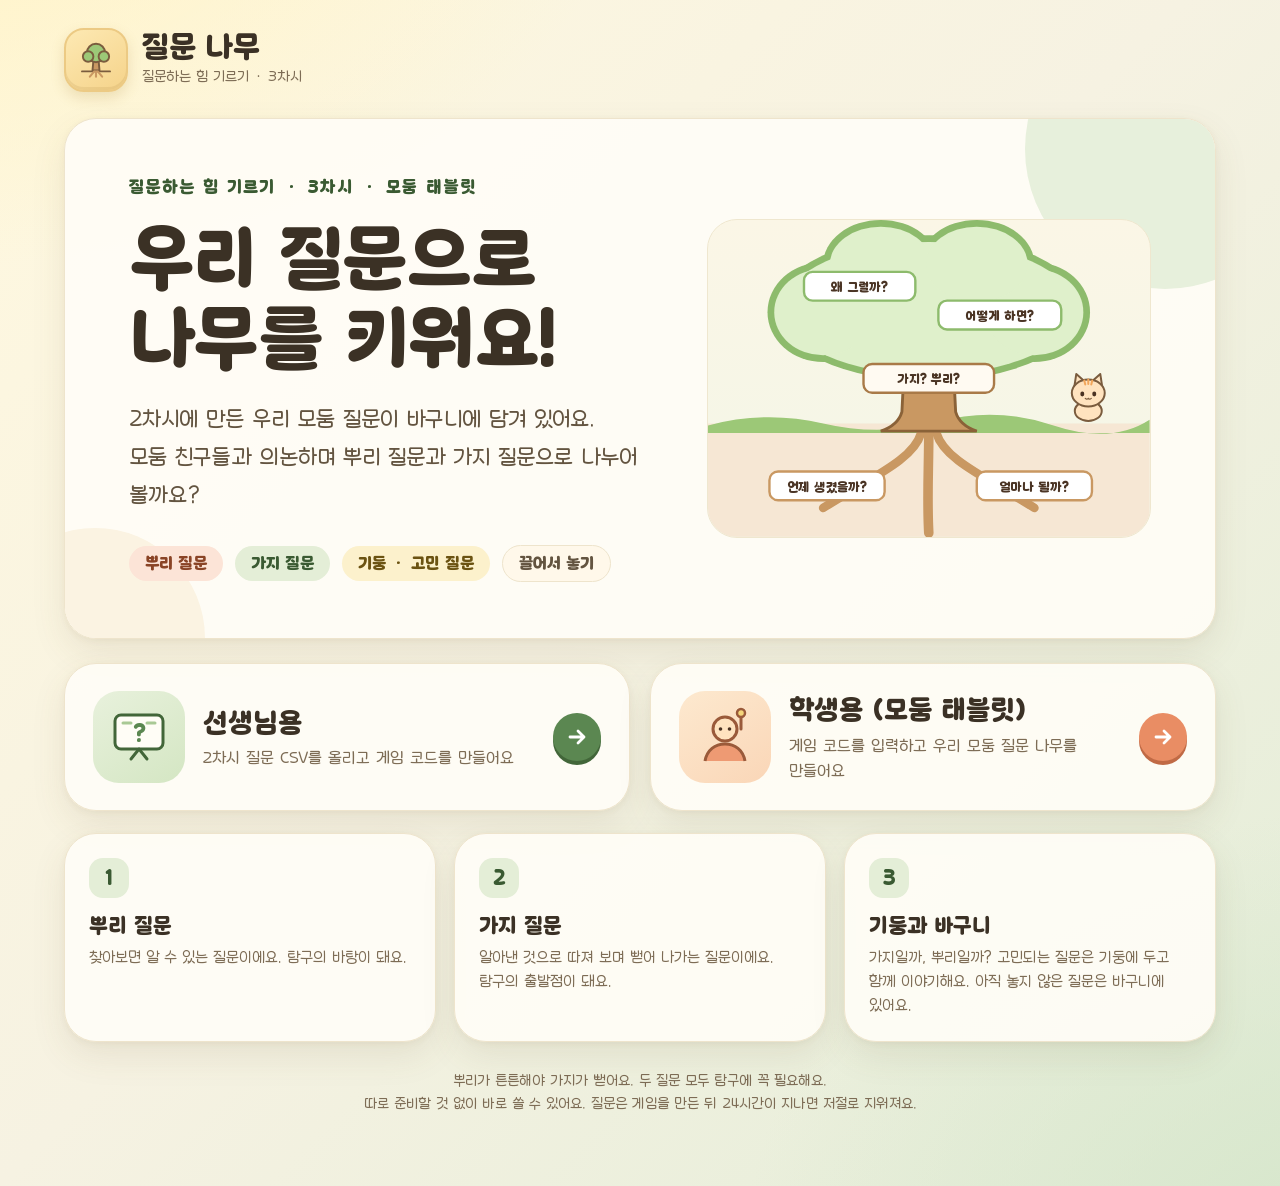
<file: index.html>
<!doctype html>
<html lang="ko">
<head>
  <meta charset="utf-8">
  <meta name="viewport" content="width=device-width, initial-scale=1, viewport-fit=cover">
  <title>질문 나무</title>
  <meta name="description" content="2차시에 만든 질문을 뿌리 질문과 가지 질문으로 나누어 모둠 질문 나무를 만드는 3차시 활동">
  <link rel="icon" href="assets/favicon.svg" type="image/svg+xml">
  <link rel="preload" href="assets/fonts/dunggeunmiso-b.woff2" as="font" type="font/woff2" crossorigin>
  <link rel="stylesheet" href="css/app.css">
</head>
<body>
  <main class="page">
    <header class="topbar">
      <div id="brand"></div>
      <div class="spacer"></div>
    </header>

    <section class="card pad-lg" aria-labelledby="hero-title">
      <span class="deco green" style="width:280px;height:280px;right:-90px;top:-110px"></span>
      <span class="deco cream" style="width:220px;height:220px;left:-80px;bottom:-110px"></span>
      <div class="hero">
        <div>
          <div class="eyebrow">질문하는 힘 기르기 · 3차시 · 모둠 태블릿</div>
          <h1 class="display" id="hero-title">우리 질문으로<br>나무를 키워요!</h1>
          <p class="lead">2차시에 만든 우리 모둠 질문이 바구니에 담겨 있어요.<br>모둠 친구들과 의논하며 뿌리 질문과 가지 질문으로 나누어 볼까요?</p>
          <div class="row">
            <span class="chip apricot">뿌리 질문</span>
            <span class="chip">가지 질문</span>
            <span class="chip butter">기둥 · 고민 질문</span>
            <span class="chip cream">끌어서 놓기</span>
          </div>
        </div>
        <div class="hero-art" id="hero-art"></div>
      </div>
    </section>

    <section class="choices" aria-label="사용자 고르기">
      <a class="choice teacher" href="teacher.html">
        <span class="art" id="art-teacher"></span>
        <span>
          <span class="t">선생님용</span>
          <span class="d" style="display:block">2차시 질문 CSV를 올리고 게임 코드를 만들어요</span>
        </span>
        <span class="go" id="go-1"></span>
      </a>
      <a class="choice student" href="student.html">
        <span class="art" id="art-student"></span>
        <span>
          <span class="t">학생용 (모둠 태블릿)</span>
          <span class="d" style="display:block">게임 코드를 입력하고 우리 모둠 질문 나무를 만들어요</span>
        </span>
        <span class="go" id="go-2"></span>
      </a>
    </section>

    <section class="steps" aria-label="활동 방법">
      <div class="card step">
        <div class="num">1</div>
        <div class="t">뿌리 질문</div>
        <div class="d">찾아보면 알 수 있는 질문이에요. 탐구의 바탕이 돼요.</div>
      </div>
      <div class="card step">
        <div class="num">2</div>
        <div class="t">가지 질문</div>
        <div class="d">알아낸 것으로 따져 보며 뻗어 나가는 질문이에요. 탐구의 출발점이 돼요.</div>
      </div>
      <div class="card step">
        <div class="num">3</div>
        <div class="t">기둥과 바구니</div>
        <div class="d">가지일까, 뿌리일까? 고민되는 질문은 기둥에 두고 함께 이야기해요. 아직 놓지 않은 질문은 바구니에 있어요.</div>
      </div>
    </section>

    <p class="foot">뿌리가 튼튼해야 가지가 뻗어요. 두 질문 모두 탐구에 꼭 필요해요.<br>따로 준비할 것 없이 바로 쓸 수 있어요. 질문은 게임을 만든 뒤 24시간이 지나면 저절로 지워져요.</p>
  </main>

  <script type="module">
    import { brandHtml, heroTreeArt, teacherArt, studentArt, ICON } from './js/ui.js';
    document.getElementById('brand').innerHTML = brandHtml();
    document.getElementById('hero-art').innerHTML = '<div class="art-frame">' + heroTreeArt() + '</div>';
    document.getElementById('art-teacher').innerHTML = teacherArt();
    document.getElementById('art-student').innerHTML = studentArt();
    document.getElementById('go-1').innerHTML = ICON.arrow;
    document.getElementById('go-2').innerHTML = ICON.arrow;
  </script>
</body>
</html>
</file>
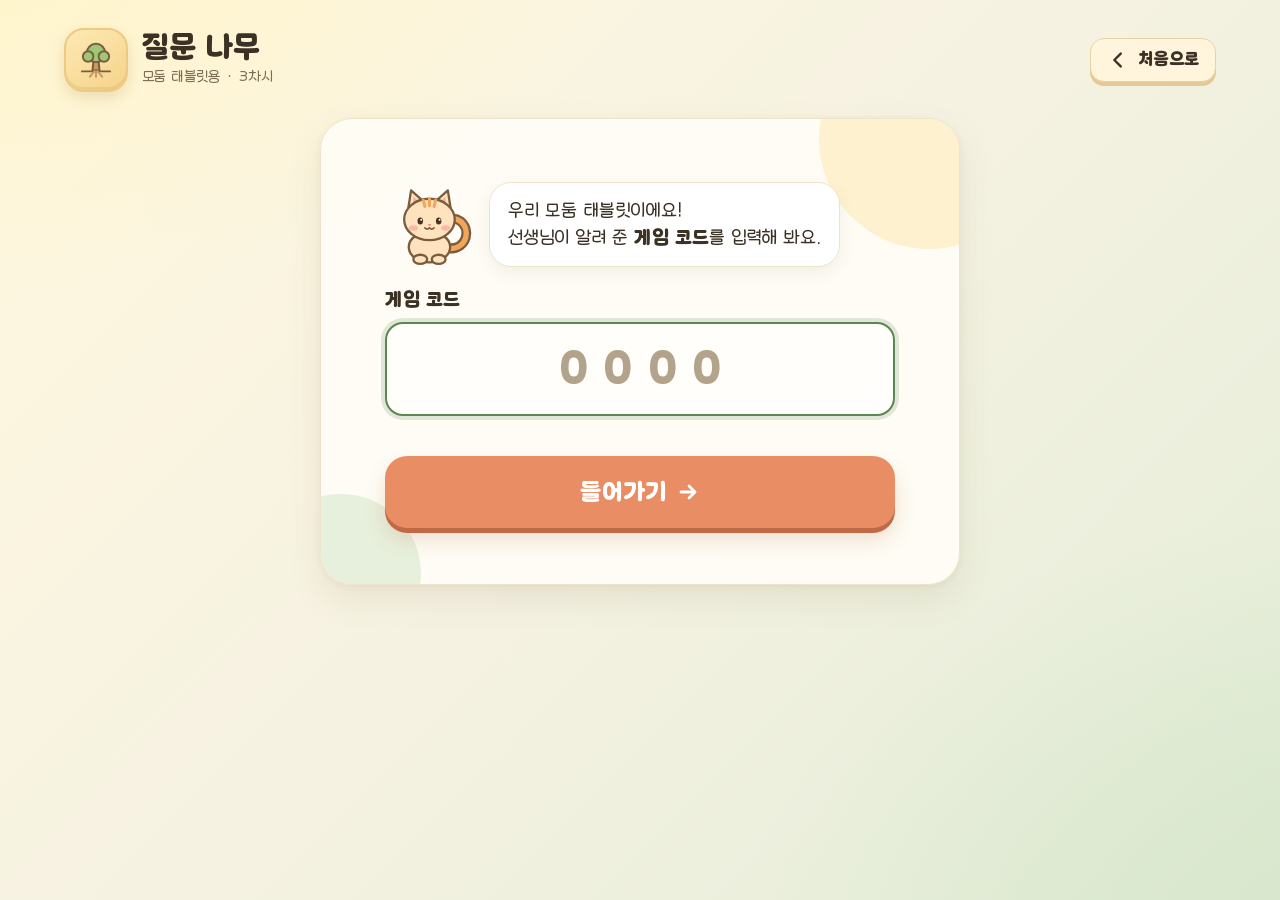
<file: student.html>
<!doctype html>
<html lang="ko">
<head>
  <meta charset="utf-8">
  <meta name="viewport" content="width=device-width, initial-scale=1, viewport-fit=cover">
  <title>학생 · 질문 나무</title>
  <link rel="icon" href="assets/favicon.svg" type="image/svg+xml">
  <link rel="preload" href="assets/fonts/dunggeunmiso-b.woff2" as="font" type="font/woff2" crossorigin>
  <link rel="stylesheet" href="css/app.css">
</head>
<body>
  <main class="page" id="app">
    <div class="empty-state">불러오는 중이에요…</div>
  </main>
  <script type="module" src="js/student.js"></script>
</body>
</html>
</file>
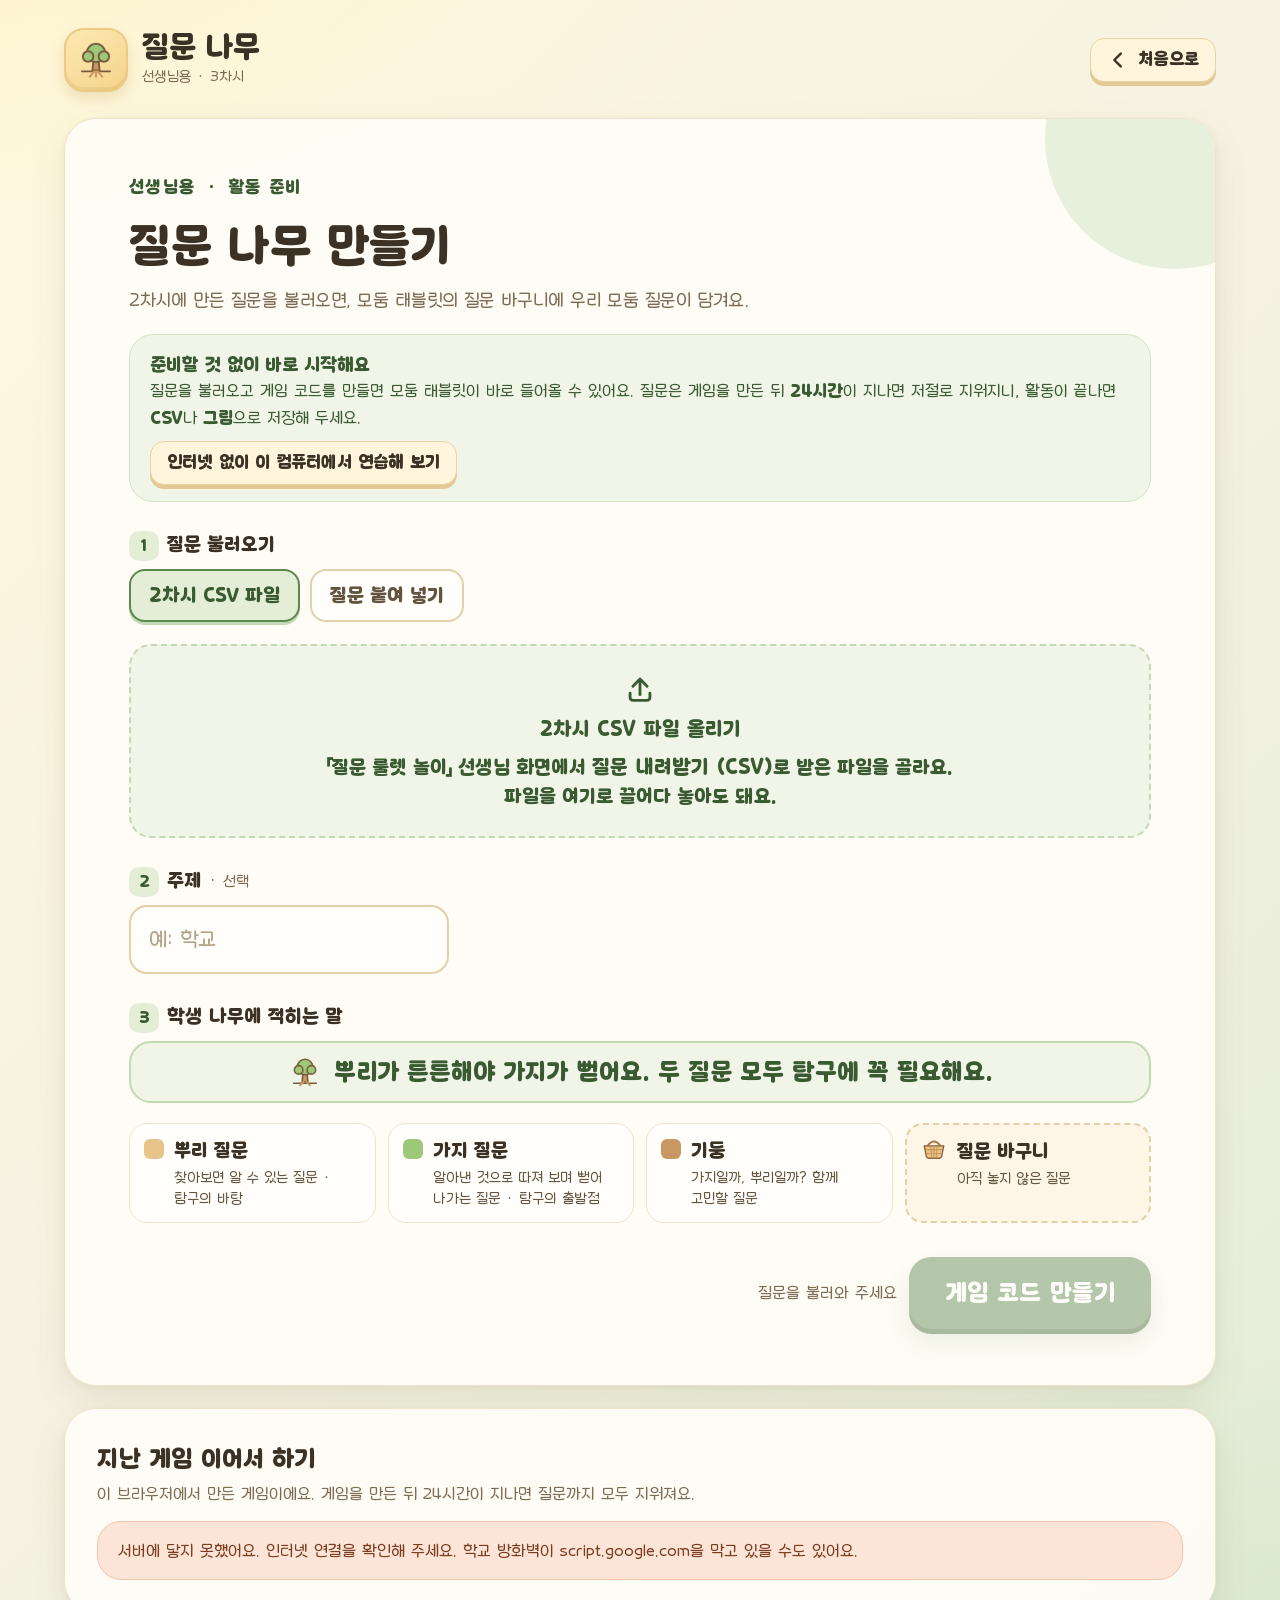
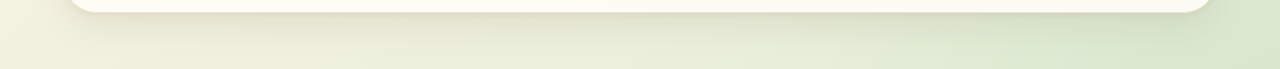
<file: teacher.html>
<!doctype html>
<html lang="ko">
<head>
  <meta charset="utf-8">
  <meta name="viewport" content="width=device-width, initial-scale=1, viewport-fit=cover">
  <title>선생님 · 질문 나무</title>
  <link rel="icon" href="assets/favicon.svg" type="image/svg+xml">
  <link rel="preload" href="assets/fonts/dunggeunmiso-b.woff2" as="font" type="font/woff2" crossorigin>
  <link rel="stylesheet" href="css/app.css">
</head>
<body>
  <main class="page" id="app">
    <div class="empty-state">불러오는 중이에요…</div>
  </main>
  <script type="module" src="js/teacher.js"></script>
</body>
</html>
</file>
<file: css/app.css>
/* 질문 기차 게임 · 공통 스타일
   색과 모양은 아래 :root 변수에서 한꺼번에 바꿀 수 있다.
   화면 기준: 노트북(1280~1920px)과 태블릿(가로 1024~1366px, 세로 768~834px). 휴대폰은 고려하지 않는다. */

@font-face {
  font-family: 'Dunggeunmiso';
  src: url('../assets/fonts/dunggeunmiso-r.woff2') format('woff2');
  font-weight: 400;
  font-display: swap;
}
@font-face {
  font-family: 'Dunggeunmiso';
  src: url('../assets/fonts/dunggeunmiso-b.woff2') format('woff2');
  font-weight: 700;
  font-display: swap;
}

:root {
  --font: 'Dunggeunmiso', 'Apple SD Gothic Neo', 'Malgun Gothic', 'Noto Sans KR', sans-serif;

  --bg-1: #fff8df;
  --bg-2: #f6f2e2;
  --bg-3: #e3edd8;

  --paper: #fffdf7;
  --paper-2: #fff8ea;
  --paper-glass: rgba(255, 253, 247, 0.92);
  --line: #eee4cc;
  --line-strong: #e1d0a9;

  --ink: #3b3125;
  --ink-2: #635440;
  --ink-3: #7d6c55;

  --green: #5b8751;
  --green-dark: #426639;
  --green-soft: #e4eed7;
  --green-softer: #f0f5e8;
  --green-ink: #3a5a32;

  --wood: #e8c48a;
  --wood-dark: #c79856;
  --cream-btn: #fff5dc;
  --cream-btn-line: #e8d4a2;
  --cream-btn-shadow: #e2c995;

  --apricot: #e98d64;
  --apricot-dark: #c06a45;
  --apricot-soft: #fce4d7;
  --butter: #f4d57a;
  --butter-soft: #fcf1cc;
  --danger: #b84a3a;
  --danger-soft: #fbe3dd;

  --rail: #c7a676;
  --rail-dark: #a98656;

  --r-xl: 32px;
  --r-lg: 24px;
  --r-md: 18px;
  --r-sm: 12px;

  --shadow-card: 0 14px 34px rgba(112, 90, 48, 0.1), 0 2px 6px rgba(112, 90, 48, 0.06);
  --shadow-soft: 0 6px 16px rgba(112, 90, 48, 0.08);
}

* {
  box-sizing: border-box;
}

html,
body {
  margin: 0;
  padding: 0;
}

html {
  min-height: 100%;
  background-color: var(--bg-2);
  background-image:
    radial-gradient(1100px 620px at -5% -10%, #fff3c6 0%, rgba(255, 243, 198, 0) 62%),
    radial-gradient(1000px 720px at 105% 105%, #d6e6cb 0%, rgba(214, 230, 203, 0) 60%),
    linear-gradient(135deg, var(--bg-1) 0%, var(--bg-2) 48%, var(--bg-3) 100%);
  background-repeat: no-repeat;
  background-size: 100% 100%;
}

body {
  font-family: var(--font);
  color: var(--ink);
  min-height: 100vh;
  background: transparent;
  -webkit-font-smoothing: antialiased;
  line-height: 1.5;
  word-break: keep-all;
  overflow-wrap: break-word;
}

img {
  max-width: 100%;
  display: block;
}

button,
input,
select,
textarea {
  font: inherit;
  color: inherit;
}

a {
  color: var(--green-ink);
}

.sr-only {
  position: absolute !important;
  width: 1px;
  height: 1px;
  overflow: hidden;
  clip: rect(0 0 0 0);
  white-space: nowrap;
}

/* ── 레이아웃 ─────────────────────────────── */

.page {
  max-width: 1200px;
  margin: 0 auto;
  padding: 28px 24px 56px;
}

.page.wide {
  max-width: 1600px;
}

.stack {
  display: flex;
  flex-direction: column;
  gap: 16px;
}

.row {
  display: flex;
  align-items: center;
  gap: 12px;
  flex-wrap: wrap;
}

.spacer {
  flex: 1;
}

.hidden {
  display: none !important;
}

/* ── 머리말(브랜드) ─────────────────────────── */

.topbar {
  display: flex;
  align-items: center;
  gap: 16px;
  margin-bottom: 26px;
  flex-wrap: wrap;
}

.brand {
  display: flex;
  align-items: center;
  gap: 14px;
  text-decoration: none;
  color: inherit;
}

.brand-tile {
  width: 64px;
  height: 64px;
  border-radius: 20px;
  background: linear-gradient(145deg, #fde9b3, #f5d38a);
  border: 2px solid #ecca84;
  box-shadow: inset 0 -3px 0 rgba(150, 110, 40, 0.12), 0 6px 14px rgba(170, 130, 50, 0.2);
  display: flex;
  align-items: center;
  justify-content: center;
  flex-shrink: 0;
}

.brand-name {
  font-size: 30px;
  font-weight: 700;
  line-height: 1.1;
  letter-spacing: -0.01em;
}

.brand-sub {
  font-size: 15px;
  color: var(--ink-3);
}

/* ── 카드 ─────────────────────────────────── */

.card {
  background: var(--paper-glass);
  border: 1px solid var(--line);
  border-radius: var(--r-xl);
  box-shadow: var(--shadow-card);
  position: relative;
  overflow: hidden;
}

.card.pad {
  padding: 32px;
}

.card.pad-lg {
  padding: 56px 64px;
}

.card .deco {
  position: absolute;
  border-radius: 50%;
  pointer-events: none;
  z-index: 0;
}

.card > *:not(.deco) {
  position: relative;
  z-index: 1;
}

.deco.green {
  background: #e7f0dc;
}

.deco.cream {
  background: #fbf3e2;
}

.deco.butter {
  background: #fdf1cf;
}

.section-title {
  font-size: 24px;
  font-weight: 700;
  margin: 0 0 4px;
}

.section-desc {
  color: var(--ink-3);
  margin: 0;
  font-size: 17px;
}

.eyebrow {
  color: var(--green-ink);
  font-weight: 700;
  font-size: 17px;
  letter-spacing: 0.08em;
}

.display {
  font-size: clamp(40px, 5.6vw, 76px);
  line-height: 1.12;
  font-weight: 700;
  margin: 18px 0 22px;
  letter-spacing: -0.01em;
}

.lead {
  font-size: clamp(18px, 2vw, 23px);
  color: var(--ink-2);
  margin: 0 0 30px;
  line-height: 1.65;
}

/* ── 버튼 ─────────────────────────────────── */

.btn {
  border: 0;
  border-radius: var(--r-md);
  padding: 15px 28px;
  min-height: 56px;
  font-size: 20px;
  font-weight: 700;
  display: inline-flex;
  align-items: center;
  justify-content: center;
  gap: 10px;
  cursor: pointer;
  text-decoration: none;
  transition: transform 0.08s ease, box-shadow 0.08s ease, background 0.15s ease, opacity 0.15s;
  user-select: none;
  -webkit-tap-highlight-color: transparent;
  white-space: nowrap;
}

.btn:focus-visible,
.seg button:focus-visible,
.photo-opt:focus-visible,
.choice:focus-visible,
.group-pick:focus-visible {
  outline: 4px solid rgba(91, 135, 81, 0.45);
  outline-offset: 3px;
}

.btn-primary {
  background: var(--green);
  color: #fff;
  box-shadow: 0 5px 0 var(--green-dark), 0 12px 20px rgba(66, 102, 57, 0.2);
}

.btn-primary:hover {
  background: #54804a;
}

.btn-primary:active {
  transform: translateY(4px);
  box-shadow: 0 1px 0 var(--green-dark), 0 4px 10px rgba(66, 102, 57, 0.2);
}

.btn-apricot {
  background: var(--apricot);
  color: #fff;
  box-shadow: 0 5px 0 var(--apricot-dark), 0 12px 20px rgba(192, 106, 69, 0.2);
}

.btn-apricot:active {
  transform: translateY(4px);
  box-shadow: 0 1px 0 var(--apricot-dark);
}

.btn-cream {
  background: var(--cream-btn);
  color: var(--ink);
  border: 1.5px solid var(--cream-btn-line);
  box-shadow: 0 4px 0 var(--cream-btn-shadow);
}

.btn-cream:hover {
  background: #fff1cf;
}

.btn-cream:active {
  transform: translateY(3px);
  box-shadow: 0 1px 0 var(--cream-btn-shadow);
}

.btn-ghost {
  background: transparent;
  color: var(--ink-2);
  min-height: 44px;
  padding: 8px 14px;
}

.btn-ghost:hover {
  background: rgba(255, 255, 255, 0.6);
}

.btn-danger {
  background: #fff;
  color: var(--danger);
  border: 1.5px solid #ecc2b8;
  box-shadow: 0 4px 0 #e8b5aa;
}

.btn-lg {
  min-height: 68px;
  font-size: 24px;
  padding: 18px 36px;
  border-radius: 22px;
}

.btn-sm {
  min-height: 44px;
  font-size: 17px;
  padding: 8px 16px;
  border-radius: 14px;
}

.btn[disabled],
.btn.disabled {
  opacity: 0.45;
  cursor: not-allowed;
  transform: none !important;
}

.btn-icon {
  width: 52px;
  height: 52px;
  min-height: 0;
  padding: 0;
  border-radius: 16px;
}

/* ── 칩 · 배지 ─────────────────────────────── */

.chip {
  display: inline-flex;
  align-items: center;
  gap: 8px;
  padding: 8px 16px;
  border-radius: 999px;
  background: var(--green-soft);
  color: var(--green-ink);
  font-weight: 700;
  font-size: 16px;
  line-height: 1.2;
}

.chip.cream {
  background: var(--paper-2);
  color: var(--ink-2);
  border: 1px solid var(--line);
}

.chip.butter {
  background: var(--butter-soft);
  color: #6b5312;
}

.chip.apricot {
  background: var(--apricot-soft);
  color: #8a4426;
}

.badge {
  display: inline-flex;
  align-items: center;
  justify-content: center;
  min-width: 34px;
  height: 34px;
  padding: 0 10px;
  border-radius: 999px;
  font-weight: 700;
  font-size: 17px;
}

.dot {
  width: 10px;
  height: 10px;
  border-radius: 50%;
  background: #8fbf73;
  display: inline-block;
  flex-shrink: 0;
}

.dot.off {
  background: #cdbfa6;
}

/* ── 입력 ─────────────────────────────────── */

.field {
  display: flex;
  flex-direction: column;
  gap: 8px;
}

.field > label,
.field-label {
  font-weight: 700;
  font-size: 19px;
}

.field .hint {
  font-size: 15px;
  color: var(--ink-3);
}

.input {
  width: 100%;
  font-size: 22px;
  padding: 16px 18px;
  border-radius: var(--r-md);
  border: 2px solid var(--line-strong);
  background: #fffefa;
  color: var(--ink);
  outline: none;
  transition: border-color 0.15s, box-shadow 0.15s;
}

.input:focus {
  border-color: var(--green);
  box-shadow: 0 0 0 4px rgba(91, 135, 81, 0.18);
}

.input::placeholder {
  color: #b2a38a;
}

textarea.input {
  resize: vertical;
  min-height: 140px;
  font-size: 16px;
  font-family: ui-monospace, Menlo, Consolas, monospace;
}

.input.code {
  font-size: 44px;
  letter-spacing: 0.35em;
  text-align: center;
  font-weight: 700;
  padding: 12px 18px 12px calc(18px + 0.35em);
}

/* 세그먼트 선택 */
.seg {
  display: flex;
  flex-wrap: wrap;
  gap: 10px;
}

.seg button {
  min-height: 52px;
  min-width: 64px;
  padding: 10px 18px;
  border-radius: 16px;
  border: 2px solid var(--line-strong);
  background: #fffefa;
  font-size: 19px;
  font-weight: 700;
  color: var(--ink-2);
  cursor: pointer;
  transition: all 0.12s;
}

.seg button[aria-pressed='true'] {
  border-color: var(--green);
  background: var(--green-soft);
  color: var(--green-ink);
  box-shadow: 0 3px 0 #c5d8b6;
}

.stepper {
  display: inline-flex;
  align-items: center;
  gap: 14px;
}

.stepper .value {
  font-size: 34px;
  font-weight: 700;
  min-width: 70px;
  text-align: center;
}

/* ── 알림 띠 · 토스트 · 모달 ───────────────── */

.notice {
  display: flex;
  gap: 14px;
  align-items: flex-start;
  padding: 16px 20px;
  border-radius: var(--r-lg);
  background: var(--butter-soft);
  border: 1px solid #f0dc9c;
  color: #5e4a12;
  font-size: 17px;
}

.notice.green {
  background: var(--green-softer);
  border-color: #d3e3c4;
  color: var(--green-ink);
}

.notice.apricot {
  background: var(--apricot-soft);
  border-color: #f2c4ad;
  color: #7b3c20;
}

.notice strong {
  display: block;
  font-size: 18px;
}

#toasts {
  position: fixed;
  top: 18px;
  left: 50%;
  transform: translateX(-50%);
  z-index: 1000;
  display: flex;
  flex-direction: column;
  gap: 10px;
  align-items: center;
  pointer-events: none;
  width: min(92vw, 560px);
}

.toast {
  pointer-events: auto;
  background: #3b3125;
  color: #fff8ea;
  padding: 14px 22px;
  border-radius: 18px;
  font-size: 18px;
  box-shadow: 0 10px 26px rgba(40, 30, 15, 0.25);
  animation: toast-in 0.25s ease;
  text-align: center;
}

.toast.good {
  background: var(--green-dark);
}

.toast.warn {
  background: #8a4a2a;
}

@keyframes toast-in {
  from {
    opacity: 0;
    transform: translateY(-10px);
  }
}

.modal-back {
  position: fixed;
  inset: 0;
  background: rgba(59, 45, 25, 0.38);
  backdrop-filter: blur(3px);
  -webkit-backdrop-filter: blur(3px);
  z-index: 900;
  display: flex;
  align-items: center;
  justify-content: center;
  padding: 20px;
  animation: fade 0.18s ease;
}

.modal {
  background: var(--paper);
  border-radius: var(--r-xl);
  border: 1px solid var(--line);
  box-shadow: 0 24px 60px rgba(40, 30, 15, 0.3);
  max-width: 560px;
  width: 100%;
  max-height: 92vh;
  overflow: auto;
  padding: 30px;
}

.modal.wide {
  max-width: 1100px;
  padding: 18px;
}

.modal h2 {
  margin: 0 0 8px;
  font-size: 26px;
}

.modal p {
  color: var(--ink-2);
  font-size: 18px;
  margin: 0 0 20px;
}

.modal .actions {
  display: flex;
  gap: 12px;
  justify-content: flex-end;
  flex-wrap: wrap;
  margin-top: 8px;
}

@keyframes fade {
  from {
    opacity: 0;
  }
}

.offline-bar {
  position: fixed;
  left: 0;
  right: 0;
  bottom: 0;
  z-index: 950;
  background: #8a4a2a;
  color: #fff;
  text-align: center;
  padding: 10px 16px;
  font-size: 17px;
}

/* ── 시작 화면 ─────────────────────────────── */

.hero {
  display: grid;
  grid-template-columns: minmax(0, 1.25fr) minmax(0, 1fr);
  gap: 24px;
  align-items: center;
}

.hero-art {
  display: flex;
  align-items: center;
  justify-content: center;
}

.hero-art .art-frame {
  width: 100%;
  max-width: 470px;
  border-radius: 30px;
  overflow: hidden;
  background: linear-gradient(180deg, #fbf6e6 0%, #f3f6e7 100%);
  border: 1px solid #efe7cf;
}

.hero-art svg {
  width: 100%;
  height: auto;
  display: block;
}

.choices {
  display: grid;
  grid-template-columns: repeat(2, minmax(0, 1fr));
  gap: 20px;
  margin-top: 24px;
}

.choice {
  display: flex;
  gap: 18px;
  align-items: center;
  padding: 26px 28px;
  border-radius: var(--r-xl);
  border: 1.5px solid var(--line);
  background: var(--paper-glass);
  box-shadow: var(--shadow-card);
  text-decoration: none;
  color: inherit;
  position: relative;
  overflow: hidden;
  transition: transform 0.15s ease, box-shadow 0.15s ease, border-color 0.15s;
}

.choice:hover {
  transform: translateY(-3px);
  border-color: #d9c792;
  box-shadow: 0 20px 40px rgba(112, 90, 48, 0.14);
}

.choice .art {
  width: 92px;
  height: 92px;
  border-radius: 26px;
  display: flex;
  align-items: center;
  justify-content: center;
  flex-shrink: 0;
}

.choice.teacher .art {
  background: linear-gradient(145deg, #e8f1dc, #d4e6c3);
}

.choice.student .art {
  background: linear-gradient(145deg, #fde9cf, #fad6b7);
}

.choice .t {
  font-size: 27px;
  font-weight: 700;
}

.choice .d {
  color: var(--ink-3);
  font-size: 17px;
  margin-top: 2px;
}

.choice .go {
  margin-left: auto;
  width: 48px;
  height: 48px;
  border-radius: 50%;
  display: flex;
  align-items: center;
  justify-content: center;
  flex-shrink: 0;
}

.choice.teacher .go {
  background: var(--green);
  box-shadow: 0 4px 0 var(--green-dark);
}

.choice.student .go {
  background: var(--apricot);
  box-shadow: 0 4px 0 var(--apricot-dark);
}

.steps {
  display: grid;
  grid-template-columns: repeat(3, minmax(0, 1fr));
  gap: 18px;
  margin-top: 22px;
}

.step {
  padding: 24px;
}

.step .num {
  width: 40px;
  height: 40px;
  border-radius: 14px;
  background: var(--green-soft);
  color: var(--green-ink);
  font-weight: 700;
  font-size: 20px;
  display: flex;
  align-items: center;
  justify-content: center;
  margin-bottom: 12px;
}

.step .t {
  font-size: 21px;
  font-weight: 700;
}

.step .d {
  color: var(--ink-3);
  font-size: 16px;
  margin-top: 4px;
}

.foot {
  margin-top: 28px;
  text-align: center;
  color: var(--ink-3);
  font-size: 15px;
}

/* ── 사진 고르기 ───────────────────────────── */

.photo-grid {
  display: grid;
  grid-template-columns: repeat(4, minmax(0, 1fr));
  gap: 16px;
}

.photo-opt {
  border: 2px solid var(--line);
  background: #fffefa;
  border-radius: 22px;
  padding: 8px 8px 12px;
  cursor: pointer;
  text-align: left;
  position: relative;
  transition: border-color 0.15s, box-shadow 0.15s, transform 0.15s;
}

.photo-opt:hover {
  transform: translateY(-2px);
}

.photo-opt img,
.photo-opt .upload-face {
  width: 100%;
  aspect-ratio: 16 / 9;
  object-fit: cover;
  border-radius: 15px;
  background: #efe6d2;
}

.photo-opt .upload-face {
  display: flex;
  flex-direction: column;
  align-items: center;
  justify-content: center;
  gap: 6px;
  border: 2px dashed #d8c69c;
  background: #fffaf0;
  color: var(--ink-3);
  font-size: 15px;
}

.photo-opt .pt {
  font-weight: 700;
  font-size: 17px;
  margin: 10px 6px 0;
  line-height: 1.3;
}

.photo-opt .ph {
  font-size: 14px;
  color: var(--ink-3);
  margin: 2px 6px 0;
  line-height: 1.35;
}

.photo-opt[aria-pressed='true'] {
  border-color: var(--green);
  box-shadow: 0 0 0 4px rgba(91, 135, 81, 0.2);
}

.photo-opt .check {
  position: absolute;
  top: 16px;
  right: 16px;
  width: 36px;
  height: 36px;
  border-radius: 50%;
  background: var(--green);
  display: none;
  align-items: center;
  justify-content: center;
  box-shadow: 0 3px 0 var(--green-dark);
}

.photo-opt[aria-pressed='true'] .check {
  display: flex;
}

/* ── 설정 폼 ───────────────────────────────── */

.setup-grid {
  display: grid;
  grid-template-columns: minmax(0, 1fr) minmax(0, 1fr);
  gap: 28px 36px;
}

.setup-grid .full {
  grid-column: 1 / -1;
}

.form-num {
  display: inline-flex;
  width: 30px;
  height: 30px;
  border-radius: 10px;
  background: var(--green-soft);
  color: var(--green-ink);
  align-items: center;
  justify-content: center;
  font-size: 16px;
  font-weight: 700;
  margin-right: 8px;
}

.mode-pick {
  display: grid;
  grid-template-columns: repeat(2, minmax(0, 1fr));
  gap: 14px;
}

.mode-pick button {
  text-align: left;
  padding: 18px 20px;
  border-radius: 20px;
  border: 2px solid var(--line-strong);
  background: #fffefa;
  cursor: pointer;
}

.mode-pick button .t {
  font-weight: 700;
  font-size: 20px;
}

.mode-pick button .d {
  font-size: 15px;
  color: var(--ink-3);
  margin-top: 2px;
}

.mode-pick button[aria-pressed='true'] {
  border-color: var(--green);
  background: var(--green-softer);
  box-shadow: 0 3px 0 #c5d8b6;
}

.mode-pick button[disabled] {
  opacity: 0.55;
  cursor: not-allowed;
}

/* ── 대기실 ───────────────────────────────── */

.lobby {
  display: grid;
  grid-template-columns: 420px minmax(0, 1fr);
  gap: 24px;
  align-items: start;
}

.code-tiles {
  display: flex;
  gap: 12px;
  justify-content: center;
}

.code-tiles span {
  width: 82px;
  height: 104px;
  border-radius: 22px;
  background: #fff;
  border: 1.5px solid var(--line);
  box-shadow: 0 6px 0 #ece0c4;
  font-size: 64px;
  font-weight: 700;
  display: flex;
  align-items: center;
  justify-content: center;
  color: var(--ink);
}

.qr-box {
  background: #fff;
  border-radius: 22px;
  border: 1.5px solid var(--line);
  padding: 14px;
  width: 210px;
  height: 210px;
  margin: 0 auto;
}

.qr-box svg {
  width: 100%;
  height: 100%;
  display: block;
}

.join-url {
  font-size: 15px;
  color: var(--ink-3);
  text-align: center;
  word-break: break-all;
}

.groups-grid {
  display: grid;
  grid-template-columns: repeat(auto-fill, minmax(230px, 1fr));
  gap: 16px;
}

.group-card {
  border-radius: 24px;
  background: var(--paper-glass);
  border: 1.5px solid var(--line);
  box-shadow: var(--shadow-soft);
  overflow: hidden;
  min-height: 170px;
  display: flex;
  flex-direction: column;
}

.group-card .gh {
  display: flex;
  align-items: center;
  gap: 10px;
  padding: 12px 16px;
  font-weight: 700;
  font-size: 20px;
}

.group-card .gb {
  padding: 10px 14px 14px;
  display: flex;
  flex-wrap: wrap;
  gap: 8px;
  align-content: flex-start;
  flex: 1;
}

.group-card .empty {
  color: var(--ink-3);
  font-size: 15px;
  padding: 4px 2px;
}

.pchip {
  display: inline-flex;
  align-items: center;
  gap: 7px;
  padding: 7px 12px;
  border-radius: 999px;
  background: #fff;
  border: 1.5px solid var(--line);
  font-size: 17px;
  font-weight: 700;
  cursor: pointer;
}

.pchip .ord {
  font-size: 13px;
  color: var(--ink-3);
  font-weight: 700;
}

.pchip.off {
  opacity: 0.55;
}

.pchip.me {
  border-color: var(--green);
  background: var(--green-softer);
}

.pchip.turn {
  border-color: #e3b33b;
  background: var(--butter-soft);
  box-shadow: 0 3px 0 #ead48d;
}

.big-count {
  font-size: 18px;
  color: var(--ink-2);
}

/* ── 기차 ─────────────────────────────────── */

.lanes {
  display: flex;
  flex-direction: column;
  gap: 12px;
}

.lane {
  display: grid;
  grid-template-columns: 150px minmax(0, 1fr) 110px;
  align-items: center;
  gap: 14px;
  padding: 10px 18px 10px 16px;
  background: rgba(255, 253, 247, 0.72);
  border: 1px solid var(--line);
  border-radius: 24px;
  min-height: 104px;
  position: relative;
}

.lane.is-lead {
  background: rgba(253, 243, 206, 0.85);
  border-color: #efd88e;
}

.lane .who {
  display: flex;
  flex-direction: column;
  gap: 2px;
  min-width: 0;
}

.lane .gname {
  font-size: 26px;
  font-weight: 700;
  display: flex;
  align-items: center;
  gap: 8px;
}

.lane .turn-now {
  font-size: 17px;
  color: var(--ink-2);
  white-space: nowrap;
  overflow: hidden;
  text-overflow: ellipsis;
}

.lane .count {
  text-align: right;
}

.lane .count .n {
  font-size: 40px;
  font-weight: 700;
  line-height: 1;
}

.lane .count .u {
  font-size: 16px;
  color: var(--ink-3);
}

.track {
  position: relative;
  height: var(--track-h, 88px);
  display: flex;
  align-items: flex-end;
  padding-bottom: 12px;
  overflow: hidden;
}

.track::before {
  content: '';
  position: absolute;
  left: 0;
  right: 0;
  bottom: 4px;
  height: 7px;
  border-top: 3px solid var(--rail);
  border-bottom: 3px solid var(--rail);
  background: repeating-linear-gradient(90deg, transparent 0 14px, var(--rail-dark) 14px 18px);
  opacity: 0.85;
}

.train {
  display: flex;
  align-items: flex-end;
  gap: var(--gap, 6px);
  position: relative;
  z-index: 1;
}

.loco {
  flex-shrink: 0;
  margin-right: 2px;
}

.car {
  --w: 48px;
  width: var(--w);
  height: calc(var(--w) * 0.86);
  border-radius: calc(var(--w) * 0.2);
  background: var(--car-bg, #fffdf6);
  border: 2.5px solid #7a5c3e;
  display: flex;
  align-items: center;
  justify-content: center;
  font-weight: 700;
  font-size: calc(var(--w) * 0.46);
  color: #8a6a4a;
  position: relative;
  flex-shrink: 0;
  margin-bottom: 6px;
}

.car::before,
.car::after {
  content: '';
  position: absolute;
  bottom: -8px;
  width: 11px;
  height: 11px;
  border-radius: 50%;
  background: #ffe3bf;
  border: 2.5px solid #7a5c3e;
}

.car::before {
  left: 18%;
}

.car::after {
  right: 18%;
}

.car.new {
  animation: car-in 0.45s cubic-bezier(0.2, 0.9, 0.3, 1.3);
}

@keyframes car-in {
  from {
    transform: translateX(40px) scale(0.6);
    opacity: 0;
  }
}

.more {
  flex-shrink: 0;
  margin-bottom: 10px;
  padding: 6px 12px;
  border-radius: 999px;
  background: #fff;
  border: 2px dashed #b99a74;
  font-weight: 700;
  font-size: 17px;
}

/* 질문이 보이는 칸 (우리 모둠, 결과) */
.qcars {
  display: flex;
  gap: 14px;
  overflow-x: auto;
  padding: 6px 4px 16px;
  scroll-behavior: smooth;
  align-items: stretch;
}

.qcar {
  flex: 0 0 220px;
  border-radius: 18px;
  background: #fffdf6;
  border: 2px solid #8a6a4a;
  padding: 12px 14px 16px;
  position: relative;
  box-shadow: 0 4px 0 #e6d6b6;
}

.qcar .meta {
  font-size: 14px;
  color: var(--ink-3);
  display: flex;
  justify-content: space-between;
  gap: 8px;
}

.qcar .q {
  font-size: 19px;
  line-height: 1.4;
  margin-top: 4px;
  word-break: keep-all;
  overflow-wrap: anywhere;
}

.qcar.new {
  animation: car-in 0.45s cubic-bezier(0.2, 0.9, 0.3, 1.3);
}

.qcar.next {
  border-style: dashed;
  border-color: #c3a983;
  background: transparent;
  box-shadow: none;
  color: var(--ink-3);
  display: flex;
  align-items: center;
  justify-content: center;
  font-size: 17px;
  flex-basis: 140px;
}

/* ── 진행 화면 머리 ─────────────────────────── */

.board-head {
  display: grid;
  grid-template-columns: 280px minmax(0, 1fr) auto;
  gap: 20px;
  align-items: stretch;
  margin-bottom: 18px;
}

.photo-frame {
  border-radius: 22px;
  overflow: hidden;
  border: 1.5px solid var(--line);
  background: #efe6d2;
  box-shadow: var(--shadow-soft);
  cursor: zoom-in;
  padding: 0;
  display: block;
  width: 100%;
}

.photo-frame img {
  width: 100%;
  aspect-ratio: 16 / 9;
  object-fit: cover;
}

.rules {
  display: flex;
  flex-direction: column;
  gap: 8px;
  justify-content: center;
}

.rules .chip {
  font-size: 18px;
  align-self: flex-start;
}

.timer-card {
  padding: 16px 26px;
  text-align: center;
  min-width: 220px;
  display: flex;
  flex-direction: column;
  justify-content: center;
}

.timer-card .lbl {
  font-size: 16px;
  color: var(--ink-3);
}

.timer {
  font-size: 66px;
  font-weight: 700;
  line-height: 1.05;
  font-variant-numeric: tabular-nums;
}

.timer.low {
  color: var(--apricot-dark);
}

.progress {
  height: 10px;
  border-radius: 999px;
  background: #efe6d2;
  overflow: hidden;
  margin-top: 8px;
}

.progress > i {
  display: block;
  height: 100%;
  background: var(--green);
  border-radius: 999px;
  transition: width 0.4s linear;
}

.board-foot {
  display: flex;
  align-items: center;
  gap: 16px;
  margin-top: 18px;
  flex-wrap: wrap;
}

.cheer {
  display: flex;
  align-items: center;
  gap: 12px;
  font-size: 19px;
  color: var(--ink-2);
}

.pause-cover {
  position: fixed;
  inset: 0;
  z-index: 800;
  background: rgba(255, 250, 235, 0.82);
  backdrop-filter: blur(4px);
  -webkit-backdrop-filter: blur(4px);
  display: flex;
  flex-direction: column;
  align-items: center;
  justify-content: center;
  gap: 16px;
  text-align: center;
  font-size: 30px;
  font-weight: 700;
}

/* ── 결과 ─────────────────────────────────── */

.podium {
  display: grid;
  grid-template-columns: repeat(auto-fill, minmax(200px, 1fr));
  gap: 14px;
}

.rank-card {
  border-radius: 24px;
  padding: 18px 20px;
  background: var(--paper-glass);
  border: 1.5px solid var(--line);
  display: flex;
  align-items: center;
  gap: 14px;
}

.rank-card.first {
  background: linear-gradient(145deg, #fff3c9, #fde6a6);
  border-color: #efd27d;
  box-shadow: 0 8px 0 #ecd28a;
}

.rank-card .rk {
  font-size: 30px;
  font-weight: 700;
  width: 54px;
  height: 54px;
  border-radius: 18px;
  background: #fff;
  display: flex;
  align-items: center;
  justify-content: center;
  flex-shrink: 0;
}

.rank-card .gn {
  font-size: 22px;
  font-weight: 700;
}

.rank-card .ln {
  color: var(--ink-2);
  font-size: 17px;
}

.result-group {
  padding: 22px 24px 10px;
}

.result-group .rh {
  display: flex;
  align-items: center;
  gap: 12px;
  margin-bottom: 8px;
  flex-wrap: wrap;
}

.result-group .rh .gn {
  font-size: 24px;
  font-weight: 700;
}

.qcar .del {
  opacity: 0;
  position: absolute;
  top: 6px;
  right: 6px;
  border: 0;
  background: transparent;
  color: var(--ink-3);
  cursor: pointer;
  font-size: 14px;
  padding: 4px 8px;
  border-radius: 8px;
}

.qcar:hover .del,
.qcar .del:focus-visible {
  opacity: 1;
}

.qcar .del:hover {
  background: var(--danger-soft);
  color: var(--danger);
}

.tabs {
  display: flex;
  gap: 8px;
  flex-wrap: wrap;
}

.tabs button {
  border: 2px solid var(--line-strong);
  background: #fffefa;
  border-radius: 999px;
  padding: 8px 16px;
  font-weight: 700;
  font-size: 17px;
  cursor: pointer;
}

.tabs button[aria-selected='true'] {
  border-color: var(--green);
  background: var(--green-soft);
  color: var(--green-ink);
}

/* ── 학생 플레이 화면 ─────────────────────────── */

.play {
  display: grid;
  gap: 16px;
  grid-template-columns: minmax(0, 1fr);
  grid-template-areas: 'photo' 'turn' 'compose' 'lens' 'train';
  align-items: start;
}

.play .p-photo {
  grid-area: photo;
}

.play .p-turn {
  grid-area: turn;
}

.play .p-compose {
  grid-area: compose;
}

.play .p-lens {
  grid-area: lens;
}

.play .p-train {
  grid-area: train;
  margin-top: 0;
}

.play-top {
  margin-bottom: 16px;
}

.turnbar {
  display: flex;
  align-items: center;
  gap: 8px;
  flex-wrap: wrap;
}

.turnbar .arrow {
  color: #b99a74;
  font-size: 18px;
}

.compose {
  padding: 24px;
}

.compose .ask {
  font-size: 26px;
  font-weight: 700;
  line-height: 1.35;
}

.compose .sub {
  color: var(--ink-3);
  font-size: 17px;
  margin-top: 2px;
}

.compose .input {
  margin-top: 16px;
  font-size: 24px;
  padding: 18px 20px;
}

.compose .count-hint {
  text-align: right;
  font-size: 14px;
  color: var(--ink-3);
  margin-top: 6px;
}

.compose.waiting {
  background: rgba(255, 253, 247, 0.7);
}

.compose.my-turn {
  border: 2px solid #e8c45d;
  box-shadow: 0 0 0 6px rgba(244, 213, 122, 0.35), var(--shadow-card);
}

.overlap {
  margin-top: 14px;
  padding: 14px 16px;
  border-radius: 16px;
  background: var(--apricot-soft);
  border: 1.5px solid #f0bfa6;
  color: #7a3a1e;
  font-size: 18px;
}

.overlap .acts {
  display: flex;
  gap: 10px;
  margin-top: 10px;
  flex-wrap: wrap;
}

.side-card {
  padding: 22px;
}

.len-row {
  display: grid;
  grid-template-columns: 104px minmax(0, 1fr) 36px;
  align-items: center;
  gap: 10px;
  margin: 10px 0;
  font-size: 17px;
}

.len-row .bar {
  height: 18px;
  border-radius: 999px;
  background: #efe6d2;
  overflow: hidden;
}

.len-row .bar i {
  display: block;
  height: 100%;
  border-radius: 999px;
  transition: width 0.5s ease;
}

.len-row .v {
  text-align: right;
  font-weight: 700;
}

.len-row.mine {
  font-weight: 700;
}

.my-train {
  margin-top: 20px;
  padding: 16px 18px 6px;
}

.my-train .head {
  display: flex;
  align-items: center;
  gap: 12px;
  flex-wrap: wrap;
}

.group-picks {
  display: grid;
  grid-template-columns: repeat(auto-fill, minmax(170px, 1fr));
  gap: 14px;
}

.group-pick {
  border-radius: 24px;
  border: 2px solid var(--line);
  background: #fffefa;
  padding: 18px;
  cursor: pointer;
  text-align: left;
  min-height: 130px;
  display: flex;
  flex-direction: column;
  gap: 8px;
  transition: transform 0.12s, box-shadow 0.12s;
}

.group-pick:hover {
  transform: translateY(-2px);
  box-shadow: var(--shadow-soft);
}

.group-pick .gt {
  display: flex;
  align-items: center;
  gap: 10px;
  font-size: 22px;
  font-weight: 700;
}

.group-pick .gm {
  font-size: 15px;
  color: var(--ink-3);
  line-height: 1.4;
}

.group-pick[aria-pressed='true'] {
  border-color: var(--green);
  box-shadow: 0 0 0 4px rgba(91, 135, 81, 0.2);
}

.bubble {
  position: relative;
  background: #fff;
  border: 1.5px solid var(--line);
  border-radius: 22px;
  padding: 14px 18px;
  font-size: 19px;
  box-shadow: var(--shadow-soft);
  line-height: 1.45;
}

.mascot-row {
  display: flex;
  align-items: flex-end;
  gap: 12px;
}

.center-card {
  max-width: 640px;
  margin: 0 auto;
}

.empty-state {
  text-align: center;
  padding: 40px 20px;
  color: var(--ink-3);
}

.room-list {
  display: flex;
  flex-direction: column;
  gap: 10px;
}

.room-item {
  display: flex;
  align-items: center;
  gap: 12px;
  padding: 12px 16px;
  border-radius: 18px;
  background: #fffefa;
  border: 1px solid var(--line);
  flex-wrap: wrap;
}

.room-item .rc {
  font-size: 24px;
  font-weight: 700;
  letter-spacing: 0.1em;
}

.steps-setup {
  counter-reset: s;
  display: flex;
  flex-direction: column;
  gap: 16px;
}

.steps-setup li {
  list-style: none;
}

.setup-step {
  display: grid;
  grid-template-columns: 46px minmax(0, 1fr);
  gap: 16px;
  padding: 20px 22px;
  border-radius: 22px;
  background: #fffefa;
  border: 1px solid var(--line);
}

.setup-step .sn {
  width: 46px;
  height: 46px;
  border-radius: 16px;
  background: var(--green-soft);
  color: var(--green-ink);
  font-weight: 700;
  font-size: 22px;
  display: flex;
  align-items: center;
  justify-content: center;
}

.setup-step h3 {
  margin: 4px 0 6px;
  font-size: 21px;
}

.setup-step p,
.setup-step li {
  font-size: 17px;
  color: var(--ink-2);
}

.setup-step ol {
  margin: 6px 0 0;
  padding-left: 22px;
}

.setup-step ol li {
  list-style: decimal;
  margin: 3px 0;
}

pre.rules-code {
  background: #3b3125;
  color: #fff3dc;
  border-radius: 16px;
  padding: 16px;
  font-size: 12.5px;
  max-height: 220px;
  overflow: auto;
  white-space: pre;
}

/* ── 노트북 · 태블릿 화면 맞춤 ─────────────────── */

/* 학생 게임 화면: 가로로 넓은 화면(노트북, 태블릿 가로)은 두 칸으로 */
@media (min-width: 1000px) {
  .play {
    grid-template-columns: minmax(0, 1fr) minmax(400px, 0.9fr);
    grid-template-areas:
      'photo compose'
      'turn compose'
      'train lens';
  }
  .play .p-lens,
  .play .p-train {
    align-self: stretch;
  }
}

/* 선생님 진행 화면: 화면 한 장에 모든 모둠 기차가 보이도록 */
.page.board-mode {
  max-width: none;
  height: 100vh;
  height: 100dvh;
  display: flex;
  flex-direction: column;
  padding: 16px 28px 16px;
  overflow: hidden;
}

.board-mode .topbar {
  margin-bottom: 12px;
  flex-shrink: 0;
  flex-wrap: nowrap;
}

.board-mode .photo-frame {
  height: 100%;
  min-height: 110px;
}

.board-mode .photo-frame img {
  height: 100%;
  aspect-ratio: auto;
  object-fit: cover;
}

.board-mode .board-head {
  margin-bottom: 14px;
  flex-shrink: 0;
}

.board-mode .rules {
  padding: 18px 22px;
}

.board-mode .rules .chip {
  font-size: 19px;
}

.board-mode .lanes {
  flex: 1 1 auto;
  min-height: 0;
  overflow-y: auto;
  padding: 2px;
}

.board-mode .lane {
  flex: 0 0 var(--lane-h, 104px);
  min-height: 0;
  height: var(--lane-h, 104px);
}

.board-mode .board-foot {
  margin-top: 12px;
  flex-shrink: 0;
  flex-wrap: nowrap;
}

.board-mode .cheer {
  flex: 1 1 auto;
  min-width: 0;
}

.board-mode .cheer .bubble {
  white-space: nowrap;
  overflow: hidden;
  text-overflow: ellipsis;
  min-width: 0;
}

.board-mode .board-foot .btn {
  flex-shrink: 0;
}

/* 높이가 낮은 노트북(1366×768 등) */
@media (max-height: 860px) {
  .board-mode .brand-tile {
    width: 50px;
    height: 50px;
    border-radius: 16px;
  }
  .board-mode .brand-name {
    font-size: 25px;
  }
  .board-mode .board-head {
    grid-template-columns: 220px minmax(0, 1fr) 210px;
    gap: 14px;
  }
  .board-mode .rules {
    padding: 12px 16px;
    gap: 6px;
  }
  .board-mode .rules .chip {
    font-size: 16px;
    padding: 6px 14px;
  }
  .board-mode .timer-card {
    padding: 10px 18px;
    min-width: 0;
  }
  .board-mode .timer {
    font-size: 50px;
  }
  .board-mode .cheer svg {
    width: 50px;
    height: 50px;
  }
}

@media (max-width: 1100px) {
  .page {
    padding-left: 22px;
    padding-right: 22px;
  }
  .lobby {
    grid-template-columns: minmax(0, 1fr);
  }
  .photo-grid {
    grid-template-columns: repeat(2, minmax(0, 1fr));
  }
  .board-mode .board-head {
    grid-template-columns: 220px minmax(0, 1fr) 210px;
  }
}

/* 태블릿 세로 */
@media (max-width: 900px) {
  .hero {
    grid-template-columns: minmax(0, 1fr);
  }
  .hero-art {
    order: -1;
  }
  .hero-art .art-frame {
    max-width: 400px;
  }
  .card.pad-lg {
    padding: 38px 34px;
  }
  .board-mode .board-head {
    grid-template-columns: 190px minmax(0, 1fr) 180px;
  }
  .board-mode .rules .chip {
    font-size: 15px;
  }
  .board-mode .timer {
    font-size: 44px;
  }
  .board-mode .brand-sub {
    display: none;
  }
  .board-mode .cheer svg {
    display: none;
  }
  /* 태블릿 세로: 모둠 이름·칸 수는 위 줄, 기차는 아래 줄에 넓게 */
  .board-mode .lane {
    grid-template-columns: minmax(0, 1fr) auto;
    grid-template-rows: auto 1fr;
    align-items: center;
    row-gap: 0;
    padding: 8px 16px 6px;
  }
  .board-mode .lane .who {
    flex-direction: row;
    align-items: center;
    gap: 14px;
  }
  .board-mode .lane .track {
    grid-column: 1 / -1;
    grid-row: 2;
  }
  .board-mode .lane .count {
    display: flex;
    align-items: baseline;
    gap: 4px;
  }
  .board-mode .lane .count .n {
    font-size: 30px;
  }
}

@media (prefers-reduced-motion: reduce) {
  *,
  *::before,
  *::after {
    animation: none !important;
    transition: none !important;
    scroll-behavior: auto !important;
  }
}

.qcars.wrap {
  flex-wrap: wrap;
  overflow: visible;
}

.qcars.wrap .qcar {
  flex: 0 1 230px;
}

.lanes.compact {
  gap: 8px;
}

.lanes.compact .lane {
  padding-top: 6px;
  padding-bottom: 6px;
}

.lanes.compact .lane .count .n {
  font-size: 32px;
}

/* ── 시작 · 마지막 5초 · 끝 효과 ─────────────────── */

#fx-layer {
  position: fixed;
  inset: 0;
  z-index: 1200;
  pointer-events: none;
  display: flex;
  align-items: center;
  justify-content: center;
}

.fx-count {
  width: min(40vh, 280px);
  height: min(40vh, 280px);
  border-radius: 50%;
  background: rgba(233, 141, 100, 0.94);
  border: 6px solid #fff6ea;
  box-shadow: 0 20px 50px rgba(150, 70, 30, 0.35);
  display: flex;
  align-items: center;
  justify-content: center;
  animation: fx-pop 0.9s ease-out forwards;
}

.fx-count span {
  font-size: min(26vh, 190px);
  font-weight: 700;
  color: #fff;
  line-height: 1;
}

@keyframes fx-pop {
  0% {
    transform: scale(0.4);
    opacity: 0;
  }
  18% {
    transform: scale(1.08);
    opacity: 1;
  }
  30% {
    transform: scale(1);
  }
  80% {
    opacity: 1;
  }
  100% {
    transform: scale(0.92);
    opacity: 0;
  }
}

.fx-banner {
  animation: fx-banner 0.5s cubic-bezier(0.2, 0.9, 0.3, 1.25);
}

.fx-card {
  background: #fffdf7;
  border: 3px solid #ecca84;
  border-radius: 40px;
  padding: 30px 64px 34px;
  text-align: center;
  box-shadow: 0 8px 0 #ecd28a, 0 30px 70px rgba(110, 80, 30, 0.28);
}

.fx-card svg {
  animation: fx-ring 0.5s ease-in-out 3;
  transform-origin: 50% 10%;
}

.fx-title {
  font-size: clamp(44px, 7vw, 76px);
  font-weight: 700;
  line-height: 1.15;
  margin-top: 6px;
}

.fx-sub {
  font-size: 22px;
  color: var(--ink-2);
  margin-top: 4px;
}

@keyframes fx-banner {
  from {
    transform: translateY(-30px) scale(0.85);
    opacity: 0;
  }
}

@keyframes fx-ring {
  0%,
  100% {
    transform: rotate(0);
  }
  25% {
    transform: rotate(-16deg);
  }
  75% {
    transform: rotate(16deg);
  }
}

/* ════════════════════════════════════════════════
   구글 시트 버전 추가 스타일
   ════════════════════════════════════════════════ */

/* 대기실 모둠 카드 (누르면 태블릿 관리) */
.group-card.clickable {
  font: inherit;
  color: inherit;
  text-align: left;
  padding: 0;
  cursor: pointer;
  width: 100%;
  transition: transform 0.12s, box-shadow 0.12s;
}
.group-card.clickable:hover {
  transform: translateY(-2px);
  box-shadow: var(--shadow-card);
}
.group-card .conn {
  display: inline-flex;
  align-items: center;
  gap: 6px;
  font-size: 15px;
  font-weight: 400;
  color: var(--green-ink);
}
.group-card .conn.off {
  color: var(--apricot-dark);
}
.group-pick.taken {
  opacity: 0.55;
  cursor: not-allowed;
}
.group-pick.taken:hover {
  transform: none;
  box-shadow: none;
}

/* 진행 화면: 터널 속 기차 */
.lane.tunnel-lane {
  grid-template-columns: 150px minmax(0, 1fr) 140px;
}
.tunnel-lane .track {
  overflow: hidden;
}
.tunnel-lane .train {
  position: absolute;
  left: 0;
  bottom: 12px;
}
.tunnel-lanes.moving .tunnel-lane .train {
  animation: chug 0.5s ease-in-out infinite alternate;
}
@keyframes chug {
  from {
    transform: translate(0, 0);
  }
  to {
    transform: translate(-3px, -1.5px);
  }
}
.hill {
  position: absolute;
  right: -4px;
  bottom: 0;
  z-index: 2;
  background: linear-gradient(180deg, #c6e0a8, #b3d494);
  border: 3px solid #7a5c3e;
  border-bottom: none;
  border-radius: calc(var(--hill-h, 80px) * 0.55) calc(var(--hill-h, 80px) * 0.7) 0 0;
  display: flex;
  align-items: flex-end;
  padding-left: 4px;
}
.hill .portal {
  flex-shrink: 0;
  margin-bottom: -1px;
}
.hill .hill-text {
  flex: 1 1 auto;
  align-self: center;
  text-align: center;
  font-size: clamp(18px, calc(var(--hill-h, 80px) * 0.3), 30px);
  font-weight: 700;
  color: #3d5f34;
  letter-spacing: 0.04em;
  white-space: nowrap;
  overflow: hidden;
  text-overflow: ellipsis;
  padding: 0 8px;
}
.hill .tree {
  flex-shrink: 0;
  margin: 0 14px 6px 0;
}
.lane-status {
  justify-self: end;
  display: inline-flex;
  align-items: center;
  gap: 8px;
  font-size: 18px;
  font-weight: 700;
  color: var(--green-ink);
  background: var(--green-softer);
  border-radius: 999px;
  padding: 8px 14px;
  white-space: nowrap;
}
.lane-status.off {
  color: var(--apricot-dark);
  background: var(--apricot-soft);
}

/* 곧 출발 */
.pause-cover.ready-cover {
  background: rgba(255, 250, 235, 0.97);
}
.ready-num {
  width: 150px;
  height: 150px;
  border-radius: 50%;
  background: var(--green);
  color: #fff;
  border: 6px solid #fff6ea;
  box-shadow: 0 16px 40px rgba(66, 102, 57, 0.3);
  display: flex;
  align-items: center;
  justify-content: center;
  font-size: 96px;
  line-height: 1;
  animation: fx-pop 1s ease-out;
}

/* 도착 화면 */
.board-mode .arrive-card {
  flex: 1 1 auto;
  min-height: 0;
  overflow-y: auto;
  display: flex;
  flex-direction: column;
}
.arrive-title {
  font-size: clamp(34px, 4.6vw, 60px);
  margin: 14px 0 20px;
}
.arrive-grid {
  display: grid;
  grid-template-columns: repeat(auto-fill, minmax(230px, 1fr));
  gap: 16px;
}
.arrive-item {
  display: flex;
  align-items: center;
  gap: 14px;
  padding: 16px 18px;
  border-radius: 24px;
  background: var(--paper-glass);
  border: 2px dashed var(--line-strong);
}
.arrive-item.ok {
  background: var(--soft);
  border: 2px solid var(--main);
  animation: fx-banner 0.45s cubic-bezier(0.2, 0.9, 0.3, 1.25);
}
.arrive-item .gn {
  font-size: 24px;
  font-weight: 700;
}
.arrive-item .as {
  display: flex;
  align-items: center;
  gap: 6px;
  font-size: 18px;
  color: var(--ink-3);
}
.arrive-item.ok .as {
  color: var(--green-ink);
  font-weight: 700;
}
.arrive-item.ok .as svg {
  background: var(--green);
  border-radius: 50%;
  padding: 2px;
}
.dots {
  display: inline-flex;
  gap: 4px;
}
.dots i {
  width: 7px;
  height: 7px;
  border-radius: 50%;
  background: var(--ink-3);
  animation: dot-blink 1.2s infinite ease-in-out;
}
.dots i:nth-child(2) {
  animation-delay: 0.2s;
}
.dots i:nth-child(3) {
  animation-delay: 0.4s;
}
@keyframes dot-blink {
  0%,
  80%,
  100% {
    opacity: 0.25;
  }
  40% {
    opacity: 1;
  }
}
.btn.reveal-btn {
  font-size: 26px;
  padding: 18px 34px;
}

/* 두구두구 */
.drum-layer {
  position: fixed;
  inset: 0;
  z-index: 1300;
  display: flex;
  align-items: center;
  justify-content: center;
  background: rgba(255, 248, 225, 0.86);
  backdrop-filter: blur(3px);
  -webkit-backdrop-filter: blur(3px);
}
.drum-card {
  background: #fffdf7;
  border: 3px solid #ecca84;
  border-radius: 40px;
  padding: 34px 64px 30px;
  text-align: center;
  box-shadow: 0 24px 60px rgba(150, 110, 40, 0.25);
}
.drum {
  display: flex;
  justify-content: center;
  animation: drum-shake 0.09s linear infinite alternate;
}
@keyframes drum-shake {
  from {
    transform: translate(-2px, 1px) rotate(-2deg);
  }
  to {
    transform: translate(2px, -1px) rotate(2deg);
  }
}

/* 순위가 하나씩 나타나기 */
.pop-in {
  opacity: 0;
  animation: pop-in 0.5s cubic-bezier(0.2, 0.9, 0.3, 1.3) forwards;
}
@keyframes pop-in {
  from {
    opacity: 0;
    transform: translateY(18px) scale(0.92);
  }
  to {
    opacity: 1;
    transform: none;
  }
}

/* 친구 이름과 차례 정하기 */
.name-list {
  display: flex;
  flex-direction: column;
  gap: 10px;
}
.name-row {
  display: grid;
  grid-template-columns: 44px minmax(0, 1fr) auto auto auto;
  align-items: center;
  gap: 8px;
}
.name-row .ord {
  width: 40px;
  height: 40px;
  border-radius: 50%;
  background: var(--butter-soft);
  border: 2px solid var(--butter);
  display: flex;
  align-items: center;
  justify-content: center;
  font-weight: 700;
  font-size: 19px;
}
.name-row .input {
  font-size: 21px;
  padding: 12px 16px;
}
.turn-list .arrow {
  color: var(--ink-3);
  font-size: 20px;
}

/* 태블릿: 다른 모둠은 터널 속 */
.tunnel-card {
  display: flex;
  flex-direction: column;
  gap: 10px;
}
.tunnel-art {
  display: flex;
  justify-content: center;
  padding: 4px 0;
}
.tunnel-text {
  margin: 0;
  font-size: 18px;
  line-height: 1.55;
  color: var(--ink-2);
  text-align: center;
}

/* 태블릿 넘기기 안내 */
.handoff {
  position: fixed;
  inset: 0;
  z-index: 900;
  pointer-events: none;
  display: flex;
  align-items: center;
  justify-content: center;
  animation: handoff-fade 1.7s ease forwards;
}
.handoff-card {
  background: #fffdf7;
  border: 3px solid var(--green);
  border-radius: 34px;
  padding: 26px 44px;
  text-align: center;
  box-shadow: 0 24px 60px rgba(66, 102, 57, 0.25);
}
.handoff .ht {
  font-size: 22px;
  color: var(--green-ink);
  font-weight: 700;
}
.handoff .hs {
  font-size: clamp(28px, 4vw, 40px);
  font-weight: 700;
  margin-top: 6px;
}
@keyframes handoff-fade {
  0% {
    opacity: 0;
    transform: scale(0.9);
  }
  12% {
    opacity: 1;
    transform: scale(1.03);
  }
  20% {
    transform: none;
  }
  80% {
    opacity: 1;
  }
  100% {
    opacity: 0;
  }
}

@media (max-width: 1100px) {
  .lane.tunnel-lane {
    grid-template-columns: 130px minmax(0, 1fr) 130px;
  }
}

/* 태블릿 세로: 모둠 이름·상태는 위 줄, 터널 기차는 아래 줄 */
@media (max-width: 900px) {
  .board-mode .lane.tunnel-lane {
    grid-template-columns: minmax(0, 1fr) auto;
    grid-template-rows: auto 1fr;
  }
  .board-mode .lane.tunnel-lane .track {
    grid-column: 1 / -1;
    grid-row: 2;
  }
  .lane-status {
    font-size: 16px;
    padding: 6px 12px;
  }
  .btn.reveal-btn {
    font-size: 22px;
    padding: 14px 24px;
  }
}

/* 설정 화면 */
.code-details {
  margin-top: 8px;
}
.code-details summary {
  cursor: pointer;
  color: var(--green-ink);
  font-weight: 700;
  padding: 6px 0;
}
.code-details pre.rules-code {
  max-height: 360px;
}
.tip-list {
  margin: 10px 0 0;
  padding-left: 22px;
  display: flex;
  flex-direction: column;
  gap: 8px;
  font-size: 17px;
  line-height: 1.6;
  color: var(--ink-2);
}

/* 진행 화면 위쪽 줄이 좁을 때 글자가 두 줄로 꺾이지 않게 */
.board-mode .topbar .chip,
.board-mode .topbar .btn,
.board-mode .brand-name {
  white-space: nowrap;
}
.ready-num {
  animation: ready-pop 0.6s cubic-bezier(0.2, 0.9, 0.3, 1.3);
}
@keyframes ready-pop {
  from {
    transform: scale(0.5);
    opacity: 0.2;
  }
  to {
    transform: none;
    opacity: 1;
  }
}
/* 태블릿 세로: 사진을 조금 줄여 질문 쓰는 칸이 먼저 보이게 */
@media (max-width: 999px) {
  .play .p-photo img {
    height: 34vh;
    aspect-ratio: auto;
    object-fit: cover;
  }
}
@media (max-width: 900px) {
  .board-mode .topbar .chip {
    font-size: 16px !important;
  }
}

/* 수업 방식 (서버 · 연습 모드) */
.mode-pick.three {
  grid-template-columns: repeat(3, minmax(0, 1fr));
}
.mode-note {
  margin: 12px 0 0;
  padding: 12px 16px;
  border-radius: 16px;
  background: var(--apricot-soft);
  color: #7a3e22;
  font-size: 16px;
  line-height: 1.55;
}
.trial-hint {
  margin: 0 0 16px;
}
@media (max-width: 900px) {
  .mode-pick.three {
    grid-template-columns: minmax(0, 1fr);
  }
}

/* 설정 화면: 직접 만들기(접어 두기) */
.manual-card > summary {
  cursor: pointer;
  list-style: none;
  display: flex;
  align-items: center;
  gap: 10px;
}
.manual-card > summary::-webkit-details-marker {
  display: none;
}
.manual-card > summary::before {
  content: '▸';
  color: var(--green);
  transition: transform 0.15s;
}
.manual-card[open] > summary::before {
  transform: rotate(90deg);
}

/* ════════════════════════════════════════════════
   2차시 · 질문 룰렛 놀이
   ════════════════════════════════════════════════ */

.mode-pick.four {
  grid-template-columns: repeat(4, minmax(0, 1fr));
}
@media (max-width: 1100px) {
  .mode-pick.four {
    grid-template-columns: repeat(2, minmax(0, 1fr));
  }
}

/* 대주제 고르기 */
.theme-grid {
  display: grid;
  grid-template-columns: repeat(7, minmax(0, 1fr));
  gap: 12px;
}
@media (max-width: 1100px) {
  .theme-grid {
    grid-template-columns: repeat(4, minmax(0, 1fr));
  }
}
.theme-opt {
  border: 2px solid var(--line-strong);
  background: #fffefa;
  border-radius: 20px;
  padding: 14px 16px 16px;
  text-align: left;
  cursor: pointer;
  display: flex;
  flex-direction: column;
  gap: 4px;
  min-height: 92px;
  transition: transform 0.12s, border-color 0.15s, box-shadow 0.15s;
}
.theme-opt:hover {
  transform: translateY(-2px);
}
.theme-opt .t {
  font-size: 21px;
  font-weight: 700;
}
.theme-opt .d {
  font-size: 14px;
  color: var(--ink-3);
  line-height: 1.35;
}
.theme-opt[aria-pressed='true'] {
  border-color: var(--green);
  background: var(--green-softer);
  box-shadow: 0 0 0 4px rgba(91, 135, 81, 0.18);
}
.theme-opt.free {
  border-style: dashed;
}
.theme-opt:focus-visible,
.wchip:focus-visible,
.wchip button:focus-visible,
.orig-opt:focus-visible,
.mchip:focus-visible,
.spin-btn:focus-visible {
  outline: 4px solid rgba(91, 135, 81, 0.45);
  outline-offset: 3px;
}
.theme-name-row {
  display: flex;
  align-items: center;
  gap: 12px;
  margin-top: 14px;
  flex-wrap: wrap;
}
.theme-name-row .input {
  max-width: 320px;
}

/* 제시어 고르기 */
.word-box {
  display: grid;
  grid-template-columns: minmax(0, 1fr) 250px;
  gap: 22px;
  align-items: start;
}
.word-chips {
  display: flex;
  flex-wrap: wrap;
  gap: 10px;
  min-height: 64px;
  padding: 14px;
  border: 2px solid var(--green-soft);
  border-radius: 22px;
  background: #fffefa;
  align-content: flex-start;
}
.word-chips .empty {
  color: var(--ink-3);
  font-size: 16px;
  align-self: center;
}
.wchip {
  display: inline-flex;
  align-items: center;
  gap: 6px;
  padding: 6px 6px 6px 16px;
  min-height: 44px;
  border-radius: 999px;
  background: var(--green-soft);
  color: var(--green-ink);
  font-weight: 700;
  font-size: 18px;
  border: 0;
  font-family: inherit;
}
.wchip button {
  width: 32px;
  height: 32px;
  border-radius: 50%;
  border: 0;
  background: rgba(255, 255, 255, 0.75);
  color: inherit;
  cursor: pointer;
  display: inline-flex;
  align-items: center;
  justify-content: center;
  padding: 0;
}
.wchip button:hover {
  background: #fff;
}
.wchip.spare {
  background: #fffefa;
  border: 1.5px dashed #bcd2a8;
  color: var(--ink-2);
  padding: 6px 16px 6px 10px;
  cursor: pointer;
  font-size: 17px;
}
.wchip.spare:hover {
  background: var(--green-softer);
}
.wchip.spare svg {
  color: var(--green);
}
.spare-label {
  font-size: 15px;
  color: var(--ink-3);
  margin: 14px 0 8px;
}
.spare-chips {
  display: flex;
  flex-wrap: wrap;
  gap: 8px;
}
.word-add {
  display: flex;
  gap: 10px;
  margin-top: 14px;
  flex-wrap: wrap;
}
.word-add .input {
  flex: 1 1 220px;
  max-width: 340px;
  font-size: 19px;
  padding: 12px 16px;
}
.word-count {
  font-size: 15px;
  color: var(--ink-3);
  margin-top: 8px;
}
.word-count.bad {
  color: var(--apricot-dark);
  font-weight: 700;
}
.wheel-preview {
  text-align: center;
}
.wheel-preview .wheel-svg {
  width: 100%;
  max-width: 250px;
  height: auto;
}
.wheel-preview .cap {
  font-size: 14px;
  color: var(--ink-3);
  margin-top: 4px;
}
.frame-chips {
  display: flex;
  flex-wrap: wrap;
  gap: 8px;
}
.frame-chips .chip {
  font-size: 16px;
}
@media (max-width: 900px) {
  .word-box {
    grid-template-columns: minmax(0, 1fr);
  }
  .wheel-preview {
    display: none;
  }
}

/* 룰렛 */
.wheel-svg {
  display: block;
  overflow: visible;
}
.wheel-svg text {
  font-family: var(--font);
  pointer-events: none;
}
.wheel-svg .slice {
  transition: fill 0.25s;
}
.wheel-box.frame .slice.win {
  fill: #f5b48e;
}
.wheel-box.word .slice.win {
  fill: #b6dc98;
}
.wheel-box.spinning .pointer {
  animation: pointer-wiggle 0.12s ease-in-out infinite alternate;
  transform-box: fill-box;
  transform-origin: 50% 0;
}
.wheel-box.spinning .pointer-right {
  transform-origin: 100% 50%;
}
.wheel-box.spinning .pointer-left {
  transform-origin: 0 50%;
}
@keyframes pointer-wiggle {
  from {
    transform: rotate(-6deg);
  }
  to {
    transform: rotate(6deg);
  }
}

/* 학생: 룰렛 놀이 화면 */
.r-play {
  display: grid;
  gap: 16px;
  grid-template-columns: minmax(0, 1fr);
  grid-template-areas: 'turn' 'spin' 'compose' 'mine';
  align-items: start;
}
.r-play .p-turn {
  grid-area: turn;
}
.r-play .p-spin {
  grid-area: spin;
}
.r-play .p-compose {
  grid-area: compose;
}
.r-play .p-mine {
  grid-area: mine;
}
@media (min-width: 1000px) {
  .r-play {
    grid-template-columns: minmax(0, 1.08fr) minmax(380px, 1fr);
    grid-template-areas:
      'turn turn'
      'spin compose'
      'spin mine';
  }
  /* 아래 목록을 내려 봐도 룰렛은 보이게 */
  .r-play .p-spin {
    align-self: start;
    position: sticky;
    top: 12px;
  }
}
.spin-card {
  padding: 20px 22px 24px;
  display: flex;
  flex-direction: column;
  align-items: center;
  gap: 14px;
}
.wheels {
  display: grid;
  grid-template-columns: repeat(2, minmax(0, 1fr));
  gap: 14px;
  width: 100%;
}
.wheel-box {
  display: flex;
  flex-direction: column;
  align-items: center;
  gap: 6px;
}
.wheel-box .wt {
  font-size: 19px;
  font-weight: 700;
  padding: 4px 16px;
  border-radius: 999px;
}
.wheel-box.frame .wt {
  background: var(--apricot-soft);
  color: #8a4426;
}
.wheel-box.word .wt {
  background: var(--green-soft);
  color: var(--green-ink);
}
.wheel-box .wheel-svg {
  width: 100%;
  max-width: 330px;
  height: auto;
}
.spin-btn {
  border: 0;
  cursor: pointer;
  font-family: inherit;
  font-weight: 700;
  font-size: 28px;
  color: #fff;
  background: var(--apricot);
  border-radius: 999px;
  padding: 18px 44px;
  min-height: 76px;
  display: inline-flex;
  align-items: center;
  gap: 12px;
  box-shadow: 0 6px 0 var(--apricot-dark), 0 16px 28px rgba(192, 106, 69, 0.25);
  transition: transform 0.08s, box-shadow 0.08s, opacity 0.15s;
  -webkit-tap-highlight-color: transparent;
}
.spin-btn:active {
  transform: translateY(5px);
  box-shadow: 0 1px 0 var(--apricot-dark);
}
.spin-btn[disabled] {
  opacity: 0.45;
  cursor: not-allowed;
  transform: none;
}
.spin-btn.pulse:not([disabled]) {
  animation: spin-pulse 1.6s ease-in-out infinite;
}
@keyframes spin-pulse {
  0%,
  100% {
    box-shadow: 0 6px 0 var(--apricot-dark), 0 0 0 0 rgba(233, 141, 100, 0.45);
  }
  50% {
    box-shadow: 0 6px 0 var(--apricot-dark), 0 0 0 16px rgba(233, 141, 100, 0);
  }
}
.spin-note {
  font-size: 16px;
  color: var(--ink-3);
  text-align: center;
}
.pick-result {
  display: flex;
  align-items: center;
  flex-wrap: wrap;
  gap: 10px;
  margin-top: 12px;
}
.pick-chip {
  display: inline-flex;
  align-items: center;
  gap: 8px;
  padding: 10px 18px;
  border-radius: 18px;
  font-weight: 700;
  font-size: 24px;
  line-height: 1.25;
}
.pick-chip small {
  font-size: 14px;
  font-weight: 400;
  opacity: 0.8;
}
.pick-chip.frame {
  background: var(--apricot-soft);
  color: #7a3a1e;
  border: 2px solid #f1b99b;
}
.pick-chip.word {
  background: var(--green-soft);
  color: var(--green-ink);
  border: 2px solid #bfd6ab;
}
.pick-plus {
  font-size: 24px;
  color: var(--ink-3);
  font-weight: 700;
}
.pick-empty {
  font-size: 18px;
  color: var(--ink-3);
  padding: 12px 0 2px;
}
.pick-result.pop .pick-chip {
  animation: pop-in 0.45s cubic-bezier(0.2, 0.9, 0.3, 1.3) both;
}
.pick-result.pop .pick-chip.word {
  animation-delay: 0.08s;
}
.compose .input:disabled {
  background: #f7f1e3;
}

/* 질문 목록 */
.q-list {
  display: flex;
  flex-direction: column;
  gap: 10px;
}
.qitem {
  display: grid;
  grid-template-columns: auto minmax(0, 1fr) auto;
  gap: 12px;
  align-items: start;
  padding: 12px 14px;
  border-radius: 18px;
  background: #fffefa;
  border: 1.5px solid var(--line);
}
.qitem.new {
  animation: car-in 0.45s cubic-bezier(0.2, 0.9, 0.3, 1.3);
}
.qitem .no {
  min-width: 34px;
  height: 34px;
  border-radius: 12px;
  background: var(--butter-soft);
  color: #6b5312;
  font-weight: 700;
  display: inline-flex;
  align-items: center;
  justify-content: center;
  font-size: 16px;
  padding: 0 8px;
}
.qitem .q {
  font-size: 19px;
  line-height: 1.45;
  word-break: keep-all;
  overflow-wrap: anywhere;
}
.qitem .m {
  display: flex;
  flex-wrap: wrap;
  gap: 6px;
  margin-top: 6px;
  font-size: 14px;
  color: var(--ink-3);
  align-items: center;
}
.mini {
  display: inline-flex;
  align-items: center;
  padding: 3px 10px;
  border-radius: 999px;
  font-size: 14px;
  font-weight: 700;
  line-height: 1.3;
}
.mini.frame {
  background: var(--apricot-soft);
  color: #8a4426;
}
.mini.word {
  background: var(--green-soft);
  color: var(--green-ink);
}
.mini.method {
  background: var(--butter-soft);
  color: #6b5312;
}
.mini.cream {
  background: var(--paper-2);
  color: var(--ink-3);
  border: 1px solid var(--line);
}
.qitem .acts {
  display: flex;
  gap: 6px;
  align-items: center;
}
.icon-btn {
  width: 40px;
  height: 40px;
  border-radius: 12px;
  border: 1.5px solid var(--line);
  background: #fff;
  cursor: pointer;
  display: inline-flex;
  align-items: center;
  justify-content: center;
  color: var(--ink-3);
  padding: 0;
}
.icon-btn:hover {
  background: var(--paper-2);
}
.icon-btn.on {
  background: var(--butter-soft);
  border-color: #ecd27c;
}
.icon-btn.danger {
  color: var(--danger);
}
.mine-card {
  padding: 18px 20px;
}
.mine-card .head {
  display: flex;
  align-items: center;
  gap: 10px;
  margin-bottom: 12px;
}
.mine-card .q-list {
  max-height: 46vh;
  overflow-y: auto;
  padding-right: 4px;
}

/* 한 마디 바꾸기 */
.tip-btn {
  background: var(--butter);
  color: #4d3b0c;
  box-shadow: 0 5px 0 #d4b04f, 0 12px 20px rgba(180, 140, 40, 0.2);
}
.tip-btn:active {
  transform: translateY(4px);
  box-shadow: 0 1px 0 #d4b04f;
}
.orig-list {
  display: flex;
  flex-direction: column;
  gap: 8px;
  max-height: 34vh;
  overflow-y: auto;
  padding: 2px 4px 2px 2px;
}
.orig-opt {
  display: grid;
  grid-template-columns: auto minmax(0, 1fr) auto;
  gap: 10px;
  align-items: center;
  text-align: left;
  padding: 10px 14px;
  border-radius: 16px;
  border: 2px solid var(--line);
  background: #fffefa;
  cursor: pointer;
  font-family: inherit;
  font-size: 18px;
  color: var(--ink);
  line-height: 1.4;
}
.orig-opt[aria-pressed='true'] {
  border-color: var(--apricot);
  background: #fff6ef;
  box-shadow: 0 0 0 4px rgba(233, 141, 100, 0.18);
}
.orig-opt .no {
  min-width: 30px;
  height: 30px;
  border-radius: 10px;
  background: var(--butter-soft);
  color: #6b5312;
  font-weight: 700;
  display: inline-flex;
  align-items: center;
  justify-content: center;
  font-size: 15px;
}
.orig-opt .cnt {
  font-size: 14px;
  color: var(--green-ink);
  background: var(--green-soft);
  border-radius: 999px;
  padding: 3px 10px;
  font-weight: 700;
  white-space: nowrap;
}
.orig-show {
  margin-top: 12px;
  padding: 12px 16px;
  border-radius: 16px;
  background: var(--paper-2);
  border: 1.5px dashed var(--line-strong);
  font-size: 19px;
  line-height: 1.45;
}
.orig-show small {
  display: block;
  font-size: 14px;
  color: var(--ink-3);
}
.step-label {
  display: flex;
  align-items: center;
  gap: 8px;
  font-size: 18px;
  font-weight: 700;
  margin: 16px 0 8px;
}
.step-label:first-child {
  margin-top: 0;
}
.method-chips {
  display: flex;
  flex-wrap: wrap;
  gap: 8px;
}
.mchip {
  border: 1.5px solid #ecd9a0;
  background: #fffdf3;
  color: var(--ink-2);
  border-radius: 999px;
  padding: 8px 14px;
  min-height: 42px;
  font-family: inherit;
  font-size: 16px;
  font-weight: 700;
  cursor: pointer;
}
.mchip[aria-pressed='true'] {
  background: var(--butter);
  border-color: #d9b44f;
  color: #4d3b0c;
}

/* 방법 카드 (TIP · 선생님 화면) */
.method-grid {
  display: grid;
  grid-template-columns: repeat(2, minmax(0, 1fr));
  gap: 10px;
}
.method-card {
  border-radius: 18px;
  background: #fffdf3;
  border: 1.5px solid #f0e2b4;
  padding: 12px 14px;
}
.method-card .mn {
  font-weight: 700;
  font-size: 18px;
  color: #5c4610;
  display: flex;
  align-items: center;
  gap: 8px;
}
.method-card .mn .n {
  width: 26px;
  height: 26px;
  border-radius: 8px;
  background: var(--butter);
  display: inline-flex;
  align-items: center;
  justify-content: center;
  font-size: 14px;
}
.method-card .mx {
  font-size: 16px;
  color: var(--ink-2);
  margin-top: 4px;
  line-height: 1.45;
  word-break: keep-all;
}
.method-card .mx b {
  color: #b5562e;
  background: #fde7da;
  border-radius: 6px;
  padding: 0 4px;
}
.tip-head {
  display: flex;
  align-items: center;
  gap: 12px;
  margin-bottom: 10px;
}
.tip-head .bulb {
  width: 48px;
  height: 48px;
  border-radius: 16px;
  background: var(--butter);
  display: inline-flex;
  align-items: center;
  justify-content: center;
  color: #4d3b0c;
  flex-shrink: 0;
}
.tip-base {
  margin: 0 0 14px;
  padding: 12px 16px;
  border-radius: 16px;
  background: var(--green-softer);
  font-size: 18px;
}
.modal.tip-modal {
  max-width: 860px;
}
.modal.tip-modal .method-grid {
  max-height: 58vh;
  overflow-y: auto;
  padding-right: 4px;
}

/* 원래 질문 → 바꾼 질문 */
.pair-list {
  display: flex;
  flex-direction: column;
  gap: 12px;
}
.pair {
  border-radius: 20px;
  border: 1.5px solid var(--line);
  background: #fffefa;
  padding: 12px 14px;
}
.pair .qitem {
  border: 0;
  padding: 0;
  background: transparent;
}
.pair .changes {
  margin: 10px 0 0 22px;
  display: flex;
  flex-direction: column;
  gap: 8px;
}
.pair .changes .qitem {
  background: #fff6ef;
  border: 1.5px solid #f6d3bf;
  padding: 10px 12px;
  border-radius: 16px;
}
.pair .changes .no {
  background: var(--apricot-soft);
  color: #8a4426;
}
.pair .changes .arrow {
  color: var(--apricot);
  font-weight: 700;
}
.pair.none .changes {
  display: none;
}
.pair .nochange {
  margin: 6px 0 0 46px;
  font-size: 14px;
  color: var(--ink-3);
}

/* 선생님: 진행 화면 */
.stage-card {
  padding: 18px 22px;
  display: flex;
  flex-direction: column;
  justify-content: center;
  gap: 6px;
}
.stage-card .eyebrow {
  font-size: 14px;
}
.stage-card .st {
  font-size: 30px;
  font-weight: 700;
  line-height: 1.15;
  display: flex;
  align-items: center;
  gap: 10px;
}
.stage-card .st .n {
  width: 38px;
  height: 38px;
  border-radius: 12px;
  background: var(--apricot);
  color: #fff;
  display: inline-flex;
  align-items: center;
  justify-content: center;
  font-size: 22px;
}
.stage-card .theme {
  font-size: 18px;
  color: var(--ink-2);
}
.r2-board {
  flex: 1 1 auto;
  min-height: 0;
  display: grid;
  grid-template-columns: minmax(0, 1.7fr) minmax(280px, 0.8fr);
  gap: 18px;
}
.r2-board > .card {
  min-height: 0;
  display: flex;
  flex-direction: column;
}
.panel-title {
  font-size: 22px;
  font-weight: 700;
  margin: 0 0 12px;
  display: flex;
  align-items: center;
  gap: 10px;
}
.frame-grid {
  flex: 1 1 auto;
  min-height: 0;
  display: grid;
  grid-template-columns: repeat(4, minmax(0, 1fr));
  grid-auto-rows: minmax(0, 1fr);
  gap: 12px;
}
.frame-card {
  border-radius: 18px;
  background: #fff6ef;
  border: 2px solid #f6d3bf;
  display: flex;
  align-items: center;
  justify-content: center;
  text-align: center;
  padding: 10px;
  font-size: clamp(18px, 1.9vw, 30px);
  font-weight: 700;
  line-height: 1.25;
  word-break: keep-all;
  color: #5e2f18;
}
.board-methods {
  flex: 1 1 auto;
  min-height: 0;
  overflow-y: auto;
  grid-template-columns: repeat(2, minmax(0, 1fr));
}
.board-methods .method-card .mn {
  font-size: clamp(17px, 1.5vw, 22px);
}
.board-methods .method-card .mx {
  font-size: clamp(15px, 1.2vw, 18px);
}
.side-stack {
  display: flex;
  flex-direction: column;
  gap: 14px;
  min-height: 0;
}
.side-stack > .card {
  padding: 16px 18px;
}
.side-stack > .card.grow {
  flex: 1 1 auto;
  min-height: 0;
  overflow-y: auto;
}
.word-cloud {
  display: flex;
  flex-wrap: wrap;
  gap: 8px;
}
.word-cloud .chip {
  font-size: clamp(16px, 1.35vw, 21px);
}
.tablet-list {
  display: flex;
  flex-direction: column;
  gap: 8px;
}
.tablet-row {
  display: flex;
  align-items: center;
  gap: 10px;
  padding: 8px 12px;
  border-radius: 14px;
  background: #fffefa;
  border: 1px solid var(--line);
  font-size: 17px;
  cursor: pointer;
  font-family: inherit;
  color: var(--ink);
  text-align: left;
  width: 100%;
}
.tablet-row .nm {
  flex: 1 1 auto;
  min-width: 0;
  color: var(--ink-3);
  font-size: 15px;
  white-space: nowrap;
  overflow: hidden;
  text-overflow: ellipsis;
}
.tablet-row .st {
  font-size: 14px;
  color: var(--green-ink);
  display: inline-flex;
  align-items: center;
  gap: 6px;
  white-space: nowrap;
}
.tablet-row .st.off {
  color: var(--ink-3);
}
.tablet-row .badge {
  min-width: 30px;
  height: 30px;
  font-size: 15px;
}
.base-ex {
  font-size: 18px;
  padding: 10px 14px;
  border-radius: 14px;
  background: var(--green-softer);
  margin-bottom: 12px;
}
@media (max-height: 860px) {
  .stage-card .st {
    font-size: 25px;
  }
  .frame-card {
    font-size: clamp(16px, 1.7vw, 25px);
  }
  .panel-title {
    font-size: 19px;
    margin-bottom: 8px;
  }
}
@media (max-width: 1100px) {
  .r2-board {
    grid-template-columns: minmax(0, 1fr) 260px;
  }
  .frame-grid {
    grid-template-columns: repeat(3, minmax(0, 1fr));
  }
}
@media (max-width: 900px) {
  .r2-board {
    grid-template-columns: minmax(0, 1fr);
    grid-template-rows: minmax(0, 1fr) auto;
  }
  .side-stack {
    flex-direction: row;
  }
  .side-stack > .card {
    flex: 1 1 0;
    max-height: 30vh;
    overflow-y: auto;
  }
  .stage-card .st {
    font-size: 22px;
  }
}

/* 선생님: 모아보기 */
.collect-head {
  display: flex;
  align-items: center;
  gap: 12px;
  flex-wrap: wrap;
}
.collect-grid {
  display: grid;
  grid-template-columns: repeat(auto-fill, minmax(460px, 1fr));
  gap: 18px;
  margin-top: 20px;
}
.collect-grid .result-group .q-list {
  margin-top: 12px;
}
.arrive-item .badge {
  min-width: 46px;
  height: 46px;
  font-size: 22px;
}
button.arrive-item {
  font-family: inherit;
  cursor: pointer;
  text-align: left;
  color: inherit;
}
.next-card {
  margin-top: 20px;
  background: linear-gradient(135deg, #fff6e6, #fdebdd);
  border: 2px solid #f6cdb5;
}
.next-card .row .t {
  font-size: clamp(22px, 2.4vw, 30px);
  font-weight: 700;
}
.next-card .d {
  color: var(--ink-2);
  font-size: 17px;
  margin-top: 4px;
  line-height: 1.5;
}
.filter-tabs {
  display: flex;
  gap: 8px;
  flex-wrap: wrap;
}
@media (max-width: 1100px) {
  .collect-grid {
    grid-template-columns: minmax(0, 1fr);
  }
}
/* 태블릿 세로: 진행 화면 위쪽 줄이 두 줄로 꺾이지 않게 */
@media (max-width: 900px) {
  .play-top .chip.cream {
    display: none;
  }
  .play-top .brand-sub {
    display: none;
  }
}

/* 2차시 진행 화면: 노트북(1366×768)에서도 제시어와 모둠 태블릿이 다 보이게 */
.board-head.r2-head {
  grid-template-columns: 300px minmax(0, 1fr) auto;
}
.stage-card .st {
  white-space: nowrap;
}
.side-stack > .card.words-card {
  flex: 0 1 auto;
  min-height: 0;
  overflow-y: auto;
}
.word-cloud .chip {
  font-size: clamp(15px, 1.2vw, 19px);
  padding: 6px 12px;
}
.tablet-list.two {
  display: grid;
  grid-template-columns: repeat(2, minmax(0, 1fr));
  gap: 6px;
}
.tablet-list.two .tablet-row {
  padding: 6px 8px;
  gap: 6px;
}
.tablet-list.two .tablet-row .st .lbl {
  display: none;
}
@media (max-height: 860px) {
  .board-mode .board-head.r2-head {
    grid-template-columns: 260px minmax(0, 1fr) 210px;
  }
  .stage-card .st {
    font-size: 24px;
  }
  .tablet-row {
    padding: 6px 10px;
    font-size: 15px;
  }
}
@media (max-width: 1100px) {
  .board-mode .board-head.r2-head {
    grid-template-columns: 230px minmax(0, 1fr) 200px;
  }
  .stage-card .st {
    font-size: 21px;
  }
}
@media (max-width: 900px) {
  .board-mode .board-head.r2-head {
    grid-template-columns: 200px minmax(0, 1fr) 170px;
  }
  .stage-card .st {
    font-size: 18px;
  }
}

/* ════════════════════════════════════════════════
   3차시 · 질문 나무
   ════════════════════════════════════════════════ */

.key-sentence {
  display: flex;
  align-items: center;
  justify-content: center;
  gap: 12px;
  padding: 12px 22px;
  border-radius: 22px;
  background: var(--green-softer);
  border: 2px solid #c5d8b6;
  color: var(--green-ink);
  font-size: clamp(18px, 2vw, 24px);
  font-weight: 700;
  text-align: center;
  line-height: 1.4;
}
.key-sentence svg {
  flex-shrink: 0;
}
.key-sentence .ks {
  display: inline-block;
}

/* 나무 */
.qtree {
  display: flex;
  flex-direction: column;
  align-items: stretch;
  position: relative;
}
.tz {
  position: relative;
  transition: filter 0.15s;
}
.tz-art {
  position: absolute;
  inset: 0;
  width: 100%;
  height: 100%;
  z-index: 0;
  display: block;
}
.tz-in {
  position: relative;
  z-index: 1;
}
.tz.branch {
  min-height: 260px;
}
.tz.branch .tz-in {
  padding: 40px 10% 54px;
}
.tz.trunk {
  align-self: center;
  width: min(460px, 60%);
  min-height: 160px;
  margin-top: -30px;
  z-index: 1;
}
.tz.trunk .tz-in {
  padding: 34px 17% 30px;
}
.tz-ground {
  height: 34px;
  margin-top: -8px;
  position: relative;
  z-index: 2;
}
.tz-ground svg {
  width: 100%;
  height: 100%;
  display: block;
}
.tz.root {
  min-height: 220px;
  margin-top: -4px;
  border-radius: 0 0 30px 30px;
  overflow: hidden;
}
.tz.root .tz-in {
  padding: 18px 6% 28px;
}
.tz-head {
  display: flex;
  flex-wrap: wrap;
  align-items: center;
  justify-content: center;
  gap: 4px 10px;
  text-align: center;
  margin: 0 auto 12px;
  max-width: 560px;
}
.tz-head b {
  font-size: 22px;
}
.tz-head .tz-desc {
  width: 100%;
  font-size: 15px;
  color: var(--ink-2);
  line-height: 1.4;
}
.tz.trunk .tz-head {
  background: rgba(255, 250, 242, 0.94);
  border-radius: 14px;
  padding: 6px 12px;
}
.tz.root .tz-head {
  background: rgba(255, 253, 247, 0.88);
  border-radius: 14px;
  padding: 6px 14px;
  display: inline-flex;
}
.tz.root .tz-in {
  text-align: center;
}
.tz-n {
  min-width: 30px;
  height: 26px;
  padding: 0 9px;
  border-radius: 999px;
  background: rgba(255, 255, 255, 0.9);
  border: 1px solid rgba(122, 92, 62, 0.2);
  font-size: 15px;
  font-weight: 700;
  display: inline-flex;
  align-items: center;
  justify-content: center;
}
.tz-cards {
  display: flex;
  flex-wrap: wrap;
  gap: 10px;
  justify-content: center;
  align-content: flex-start;
  min-height: 56px;
}
.tz-empty {
  color: var(--ink-3);
  font-size: 16px;
  padding: 14px;
  border: 2px dashed rgba(122, 92, 62, 0.28);
  border-radius: 16px;
  width: 100%;
  text-align: center;
  background: rgba(255, 255, 255, 0.45);
}
.tz.trunk .tz-empty {
  background: rgba(255, 250, 242, 0.8);
}
.qtree.guide .tz-empty {
  display: none;
}

/* 질문 카드 */
.qcard {
  position: relative;
  background: #fff;
  border: 2px solid #b9cfa5;
  border-radius: 14px;
  padding: 9px 12px;
  font-size: 17px;
  line-height: 1.4;
  max-width: 260px;
  min-width: 110px;
  box-shadow: 0 3px 0 rgba(122, 92, 62, 0.16);
  cursor: grab;
  touch-action: none;
  user-select: none;
  -webkit-user-select: none;
  -webkit-touch-callout: none;
  word-break: keep-all;
  overflow-wrap: anywhere;
  text-align: left;
  color: var(--ink);
}
.tz.branch .qcard {
  border-color: #8dbb6c;
}
.tz.trunk .qcard {
  border-color: #a97a48;
  background: #fffaf2;
}
.tz.root .qcard {
  border-color: #c99862;
}
.basket .qcard {
  border-color: #d8c69c;
}
.qcard .qnew {
  display: inline-block;
  margin-left: 6px;
  font-size: 12px;
  font-weight: 700;
  color: #8a4426;
  background: var(--apricot-soft);
  border-radius: 999px;
  padding: 1px 7px;
  vertical-align: 2px;
}
.qcard:focus-visible {
  outline: 4px solid rgba(91, 135, 81, 0.45);
  outline-offset: 2px;
}
.qcard.selected {
  outline: 4px solid rgba(233, 141, 100, 0.75);
  outline-offset: 2px;
}
.qcard.lifting {
  opacity: 0.3;
}
.qcard.ghost {
  position: fixed;
  z-index: 1200;
  pointer-events: none;
  box-shadow: 0 18px 32px rgba(80, 60, 30, 0.3);
  opacity: 0.96;
  margin: 0;
}
.qcard.pop {
  animation: pop-in 0.4s cubic-bezier(0.2, 0.9, 0.3, 1.3);
}
.qdel {
  position: absolute;
  top: -10px;
  right: -10px;
  width: 26px;
  height: 26px;
  border-radius: 50%;
  border: 1.5px solid #ecc2b8;
  background: #fff;
  color: var(--danger);
  font-size: 17px;
  line-height: 1;
  cursor: pointer;
  padding: 0;
}
.locked .qcard {
  cursor: default;
}

/* 놓을 자리 표시 */
.tz.over,
.basket.over {
  filter: brightness(1.05) saturate(1.1);
}
.tz.over .tz-in,
.basket.over {
  outline: 4px dashed var(--apricot);
  outline-offset: -2px;
  border-radius: 26px;
}
.is-selecting .tz,
.is-selecting .basket {
  cursor: pointer;
}
.is-selecting .basket-head {
  flex-wrap: wrap;
}
.is-selecting .basket-head::after {
  margin-left: 48px !important;
}
.is-selecting .tz-head::after,
.is-selecting .basket-head::after {
  content: '여기에 놓기';
  display: inline-block;
  margin-left: 6px;
  font-size: 14px;
  font-weight: 700;
  color: #fff;
  background: var(--apricot);
  border-radius: 999px;
  padding: 3px 10px;
}

/* 질문 바구니 */
.basket {
  background: #fdf6e6;
  border: 2px dashed #e1d0a9;
  border-radius: 26px;
  padding: 16px;
  display: flex;
  flex-direction: column;
  gap: 12px;
  min-height: 0;
}
.basket-head {
  display: flex;
  gap: 10px;
  align-items: center;
}
.basket-head b {
  font-size: 21px;
}
.basket-head .tz-desc {
  font-size: 15px;
  color: var(--ink-2);
}
.basket-list {
  display: flex;
  flex-direction: column;
  gap: 10px;
  overflow-y: auto;
  min-height: 120px;
  flex: 1 1 auto;
  padding: 10px 6px 6px;
  -webkit-overflow-scrolling: touch;
}
.basket-list .qcard {
  max-width: none;
}
.new-q {
  border-top: 1.5px dashed #e1d0a9;
  padding-top: 12px;
  display: flex;
  flex-direction: column;
  gap: 8px;
}
.new-q label {
  font-weight: 700;
  font-size: 16px;
}
.new-q .row {
  flex-wrap: nowrap;
  gap: 8px;
}
.new-q .input {
  font-size: 17px;
  padding: 10px 12px;
  min-width: 0;
}
.new-q .msg {
  font-size: 14px;
  color: var(--apricot-dark);
  min-height: 18px;
}

/* 모둠 태블릿 나무 판 */
.tree-board {
  display: grid;
  grid-template-columns: 300px minmax(0, 1fr);
  gap: 18px;
  align-items: start;
}
.tree-board .basket {
  position: sticky;
  top: 12px;
  max-height: calc(100vh - 24px);
  max-height: calc(100dvh - 24px);
}
.board-top {
  display: flex;
  align-items: center;
  gap: 12px;
  margin-bottom: 14px;
  flex-wrap: wrap;
}
.board-top .key-sentence {
  flex: 1 1 420px;
}
.save-state {
  font-size: 15px;
  color: var(--ink-3);
  display: inline-flex;
  align-items: center;
  gap: 6px;
  white-space: nowrap;
}
.save-state.warn {
  color: var(--apricot-dark);
}
.done-banner {
  margin-bottom: 14px;
}
@media (max-width: 900px) {
  .tree-board {
    grid-template-columns: minmax(0, 1fr);
  }
  .tree-board .basket {
    position: static;
    max-height: none;
  }
  .tree-board .basket-list {
    max-height: 250px;
    display: grid;
    grid-template-columns: repeat(2, minmax(0, 1fr));
    align-content: start;
  }
  .tz.trunk {
    width: min(460px, 72%);
  }
}

/* 네 자리의 뜻 */
.legend {
  display: grid;
  grid-template-columns: repeat(4, minmax(0, 1fr));
  gap: 12px;
}
.lg {
  display: flex;
  gap: 10px;
  align-items: flex-start;
  padding: 12px 14px;
  border-radius: 18px;
  background: #fffefa;
  border: 1.5px solid var(--line);
}
.lg .sw {
  width: 20px;
  height: 20px;
  border-radius: 6px;
  flex-shrink: 0;
  margin-top: 3px;
}
.lg-branch .sw {
  background: #9cc877;
}
.lg-trunk .sw {
  background: #c99862;
}
.lg-root .sw {
  background: #e8c48a;
}
.lg .sw-icon {
  flex-shrink: 0;
  margin-top: -2px;
  display: inline-flex;
}
.lg-basket {
  background: #fdf6e6;
  border: 2px dashed #e1d0a9;
}
.lg b {
  font-size: 19px;
}
.lg .d {
  font-size: 15px;
  color: var(--ink-2);
  line-height: 1.45;
  margin-top: 2px;
}
@media (max-width: 1100px) {
  .legend {
    grid-template-columns: repeat(2, minmax(0, 1fr));
  }
}

/* 선생님 진행 화면 */
.r3-head,
.board-mode .board-head.r3-head {
  grid-template-columns: 280px minmax(0, 1fr);
}
.r3-head .key-card {
  display: flex;
  align-items: center;
  justify-content: center;
  padding: 14px 20px;
}
.r3-head .key-card .key-sentence {
  border: 0;
  background: transparent;
  font-size: clamp(20px, 2.2vw, 30px);
}
.r3-board {
  flex: 1 1 auto;
  min-height: 0;
  display: grid;
  grid-template-columns: minmax(0, 1.55fr) minmax(280px, 0.8fr);
  gap: 18px;
}
.r3-board > .card {
  min-height: 0;
  overflow: hidden;
}
.legend-tree {
  height: 100%;
  overflow-y: auto;
  padding: 14px 18px;
}
.legend-tree .guide-basket {
  margin-top: 12px;
  align-items: center;
  padding: 10px 14px;
}
.legend-tree .guide-basket > div {
  display: flex;
  flex-wrap: wrap;
  align-items: baseline;
  gap: 2px 12px;
}
.legend-tree .guide-basket .d {
  margin: 0;
}
/* 선생님 화면의 뜻 나무: 카드 없이 이름과 뜻만, 겹치지 않게 */
.qtree.guide .tz.branch {
  min-height: 0;
  flex: 1 0 auto;
  display: flex;
  flex-direction: column;
  justify-content: center;
}
.qtree.guide .tz.branch .tz-in {
  padding: 34px 13% 52px;
}
.qtree.guide .tz.trunk {
  min-height: 0;
  flex: none;
  margin-top: -34px;
  width: min(480px, 64%);
}
.qtree.guide .tz.trunk .tz-in {
  padding: 40px 11% 26px;
}
.qtree.guide .tz.root {
  min-height: 0;
  flex: 1 0 auto;
}
.qtree.guide .tz.root .tz-in {
  padding: 18px 6% 24px;
}
.qtree.guide .tz-head {
  margin-bottom: 0;
}
.qtree.guide .tz-cards {
  display: none;
}
.qtree.guide .tz-head b {
  font-size: clamp(22px, 2vw, 30px);
}
.qtree.guide .tz-head .tz-desc {
  font-size: clamp(15px, 1.25vw, 19px);
}
.board-mode .legend-tree {
  display: flex;
  flex-direction: column;
}
.board-mode .legend-tree .qtree {
  flex: 1 0 auto;
}
.pbar {
  height: 10px;
  border-radius: 999px;
  background: #efe6d2;
  overflow: hidden;
  flex: 0 0 90px;
}
.pbar > i {
  display: block;
  height: 100%;
  background: var(--green);
  border-radius: 999px;
  transition: width 0.4s;
}
.tablet-row .pn {
  font-size: 14px;
  color: var(--ink-2);
  white-space: nowrap;
  font-variant-numeric: tabular-nums;
}
@media (max-height: 860px) {
  .board-mode .board-head.r3-head {
    grid-template-columns: 250px minmax(0, 1fr);
  }
}
@media (max-width: 1100px) {
  .board-mode .board-head.r3-head {
    grid-template-columns: 230px minmax(0, 1fr);
  }
  .r3-board {
    grid-template-columns: minmax(0, 1fr) 290px;
  }
  .r3-board .pbar {
    flex-basis: 52px;
  }
}
/* 노트북 화면(세로 860px 이하)에서는 뜻 나무를 조금 납작하게 */
@media (max-height: 860px) {
  .qtree.guide .tz.branch .tz-in {
    padding: 22px 13% 40px;
  }
  .qtree.guide .tz.trunk {
    margin-top: -30px;
  }
  .qtree.guide .tz.trunk .tz-in {
    padding: 30px 11% 14px;
  }
  .qtree.guide .tz.root .tz-in {
    padding: 10px 6% 14px;
  }
  .qtree.guide .tz-head b {
    font-size: clamp(21px, 1.8vw, 26px);
  }
  .qtree.guide .tz-head .tz-desc {
    font-size: clamp(14px, 1.15vw, 17px);
  }
  .legend-tree {
    padding: 12px 16px;
  }
  .legend-tree .guide-basket {
    margin-top: 10px;
    padding: 8px 14px;
  }
}

/* 선생님: 질문 불러오기 */
.load-pick {
  display: grid;
  grid-template-columns: repeat(2, minmax(0, 1fr));
  gap: 14px;
}
.drop {
  display: flex;
  flex-direction: column;
  align-items: center;
  justify-content: center;
  gap: 8px;
  padding: 26px 20px;
  border: 2.5px dashed #c5d8b6;
  border-radius: 22px;
  background: var(--green-softer);
  text-align: center;
  cursor: pointer;
  color: var(--green-ink);
  font-size: 17px;
}
.drop.over {
  background: var(--green-soft);
  border-color: var(--green);
}
.drop b {
  font-size: 20px;
}
.paste-box textarea {
  width: 100%;
  min-height: 190px;
  font-size: 17px;
  line-height: 1.6;
}
.preview-grid {
  display: grid;
  grid-template-columns: repeat(auto-fill, minmax(260px, 1fr));
  gap: 14px;
  margin-top: 14px;
}
.pv {
  border-radius: 20px;
  border: 1.5px solid var(--line);
  background: #fffefa;
  overflow: hidden;
}
.pv .ph {
  display: flex;
  align-items: center;
  gap: 8px;
  padding: 10px 14px;
  font-weight: 700;
}
.pv ul {
  list-style: none;
  margin: 0;
  padding: 6px 10px 12px;
  max-height: 260px;
  overflow-y: auto;
}
.pv li {
  display: flex;
  align-items: flex-start;
  gap: 8px;
  padding: 6px 4px;
  border-bottom: 1px dashed var(--line);
  font-size: 15px;
  line-height: 1.4;
}
.pv li:last-child {
  border-bottom: 0;
}
.pv li span {
  flex: 1;
}
.pv li button {
  border: 0;
  background: transparent;
  color: var(--ink-3);
  cursor: pointer;
  font-size: 18px;
  line-height: 1;
  padding: 0 4px;
}
.pv li button:hover {
  color: var(--danger);
}
.load-sum {
  display: flex;
  align-items: center;
  gap: 10px;
  flex-wrap: wrap;
  margin-top: 14px;
}

/* 선생님: 둘러보기 */
.trees-grid {
  display: grid;
  grid-template-columns: repeat(auto-fill, minmax(440px, 1fr));
  gap: 18px;
  margin-top: 20px;
}
.tree-card {
  padding: 16px 16px 18px;
}
.tree-card .th {
  display: flex;
  align-items: center;
  gap: 10px;
  margin-bottom: 12px;
  flex-wrap: wrap;
}
.tree-card .th .gn {
  font-size: 22px;
  font-weight: 700;
}
.qtree.mini .tz.branch {
  min-height: 150px;
}
.qtree.mini .tz.branch .tz-in {
  padding: 26px 9% 36px;
}
.qtree.mini .tz.trunk {
  min-height: 100px;
  width: min(340px, 64%);
  margin-top: -20px;
}
.qtree.mini .tz.trunk .tz-in {
  padding: 22px 14% 20px;
}
.qtree.mini .tz.root {
  min-height: 120px;
}
.qtree.mini .tz.root .tz-in {
  padding: 12px 5% 18px;
}
.qtree.mini .tz-head {
  margin-bottom: 8px;
}
.qtree.mini .tz-head b {
  font-size: 17px;
}
.qtree.mini .qcard {
  font-size: 14px;
  padding: 6px 9px;
  max-width: 200px;
  min-width: 0;
  border-width: 1.5px;
  cursor: default;
  touch-action: auto;
}
.qtree.mini .tz-cards {
  gap: 7px;
  min-height: 0;
}
.qtree.mini .tz-empty {
  font-size: 13px;
  padding: 8px;
}
.left-basket {
  margin-top: 12px;
  padding: 10px 12px;
  border-radius: 16px;
  background: #fdf6e6;
  border: 1.5px dashed #e1d0a9;
  font-size: 14px;
}
.left-basket summary {
  cursor: pointer;
  font-weight: 700;
}
.left-basket .tz-cards {
  justify-content: flex-start;
  margin-top: 8px;
}
.left-basket .qcard {
  font-size: 14px;
  padding: 5px 8px;
  cursor: default;
  touch-action: auto;
}
.qtree.big .qcard {
  cursor: default;
  touch-action: auto;
}
.big-tree {
  display: grid;
  grid-template-columns: minmax(0, 1fr) 260px;
  gap: 16px;
  align-items: start;
}
.big-tree .basket-list .qcard {
  cursor: default;
  touch-action: auto;
}
@media (max-width: 1100px) {
  .trees-grid {
    grid-template-columns: minmax(0, 1fr);
  }
  .big-tree {
    grid-template-columns: minmax(0, 1fr);
  }
}
</file>
